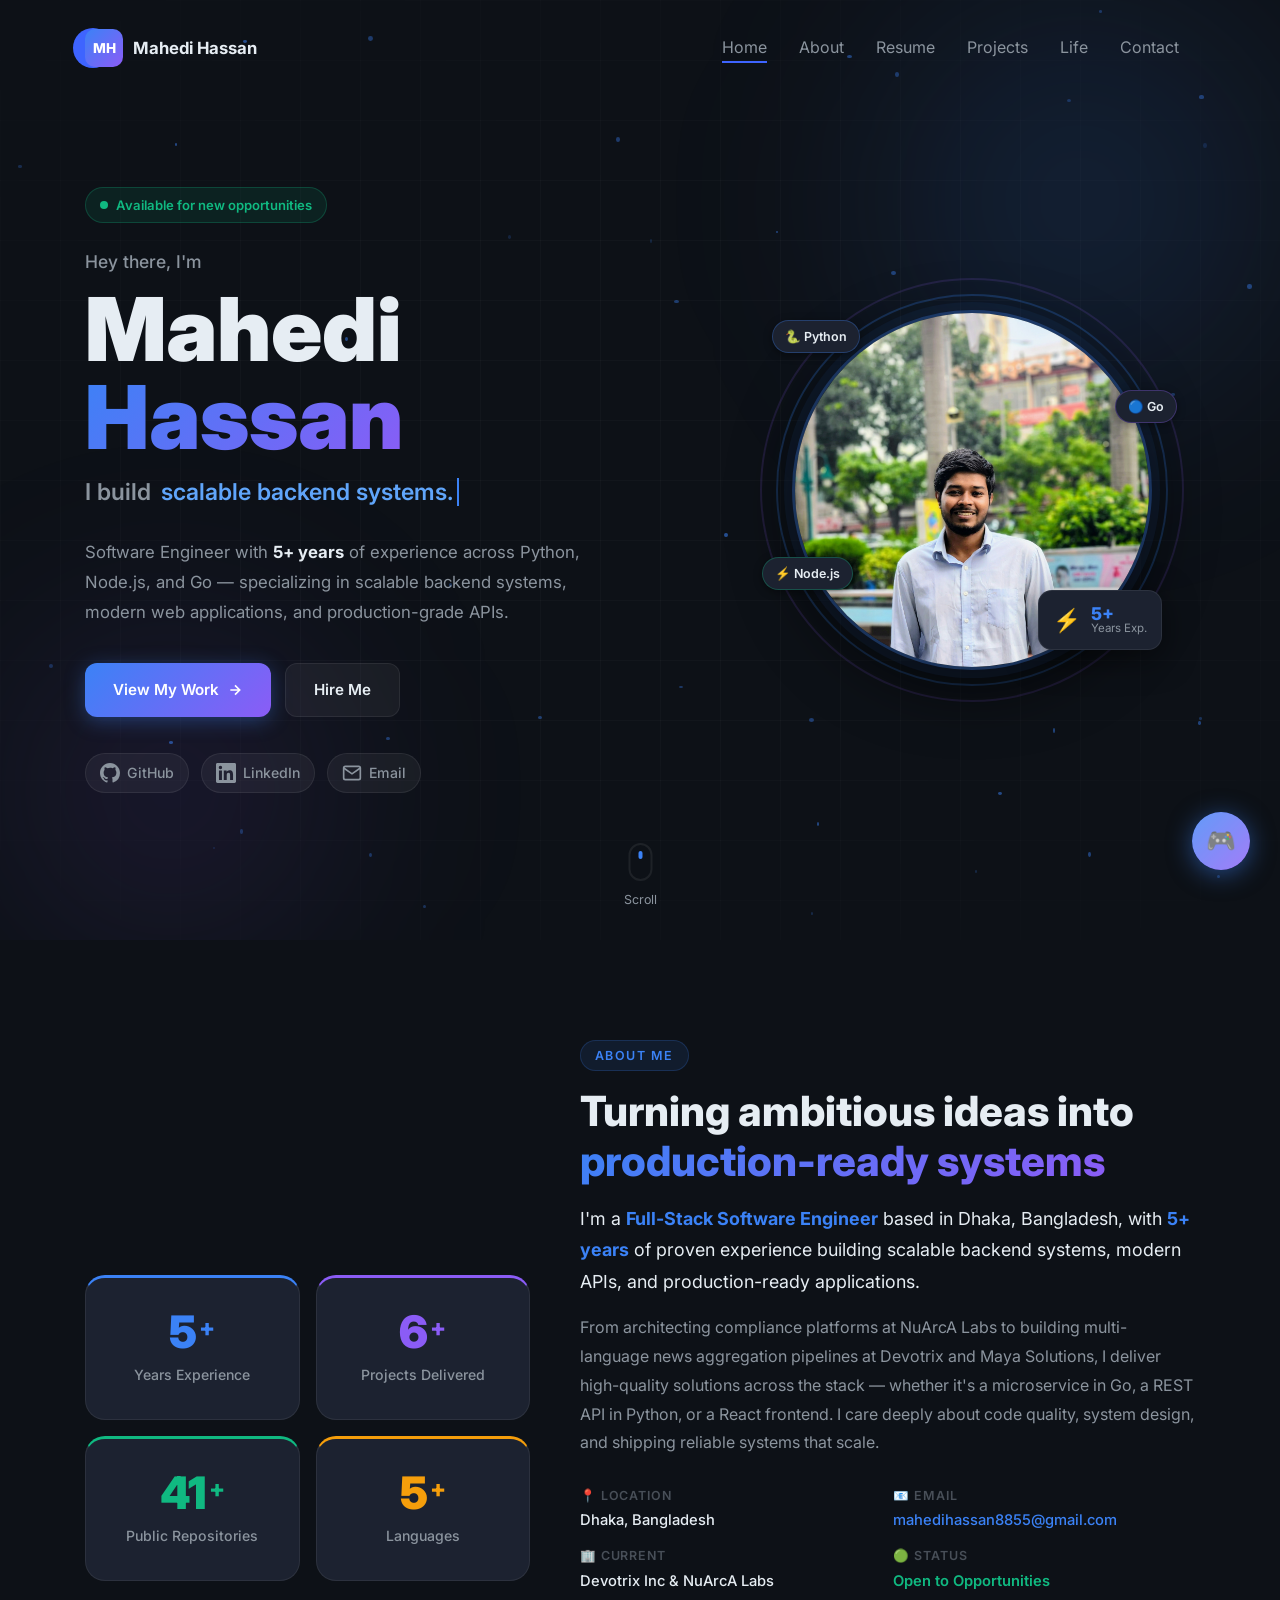
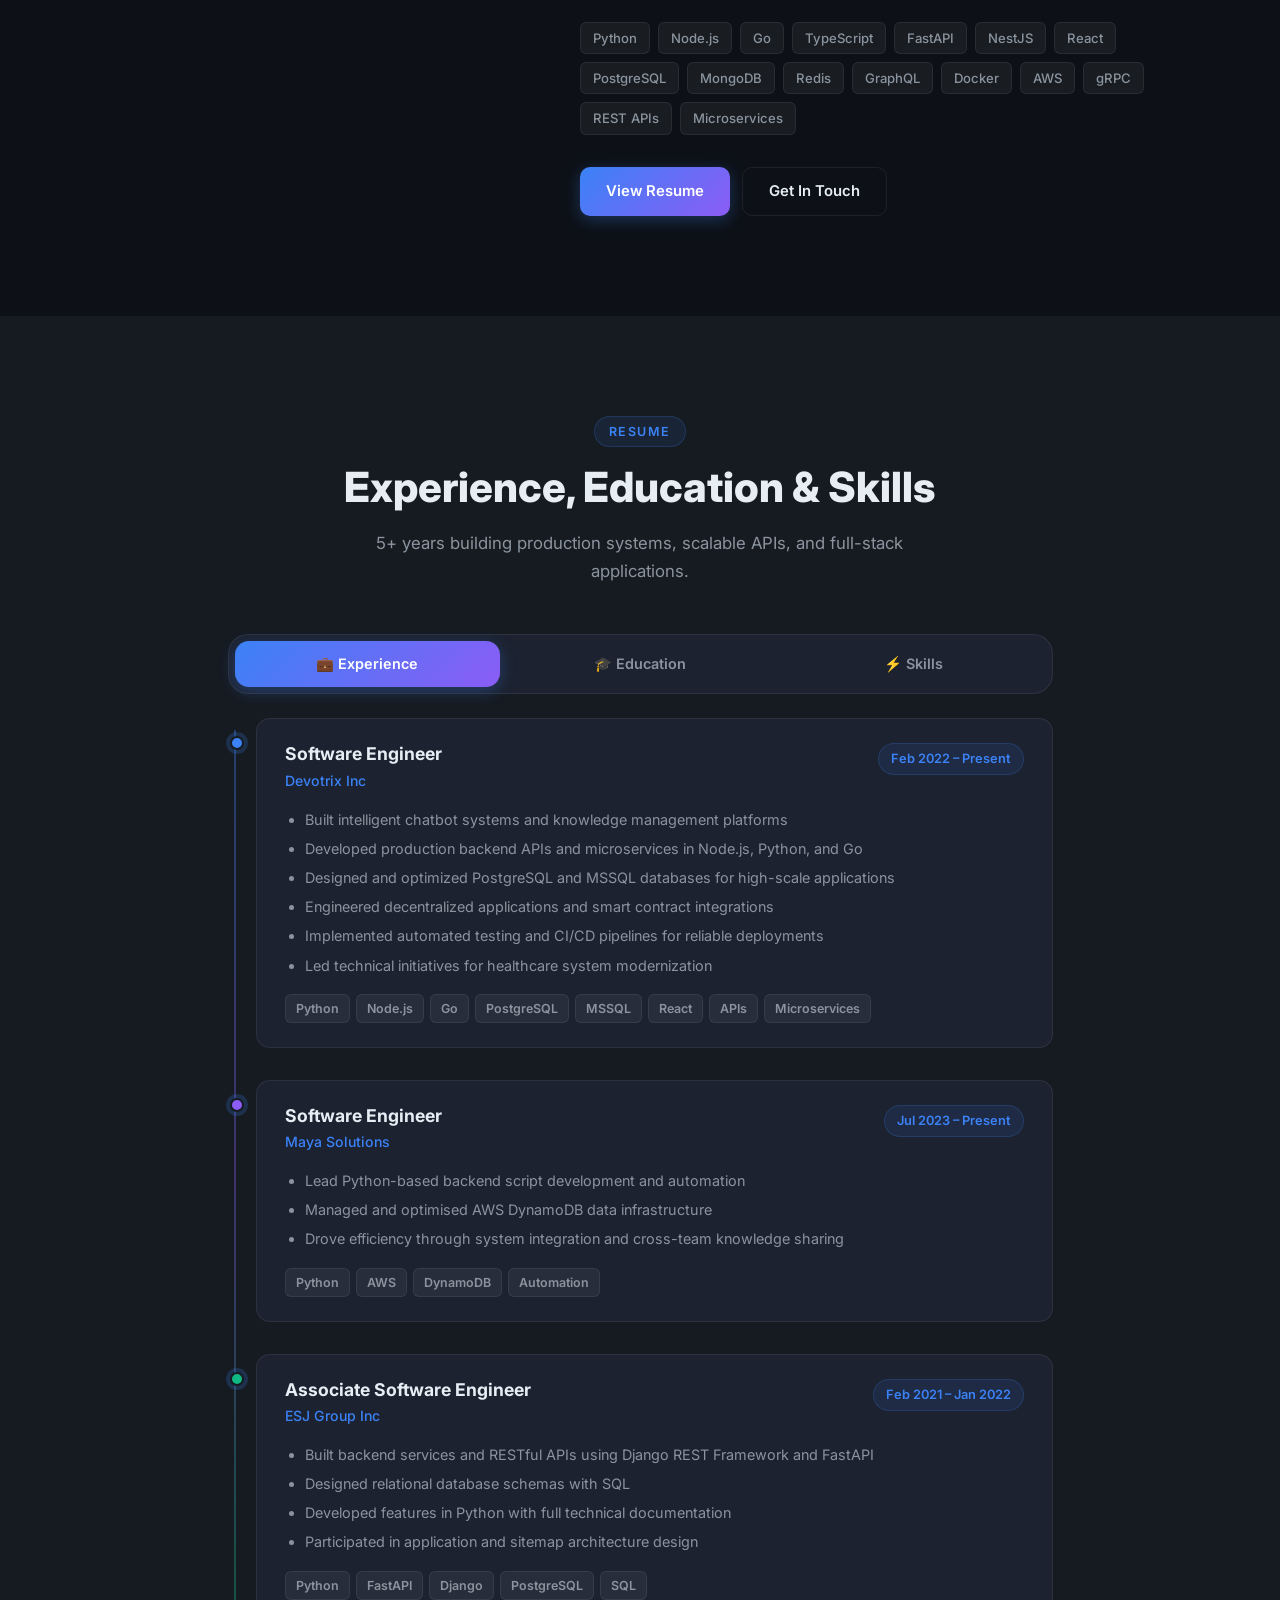
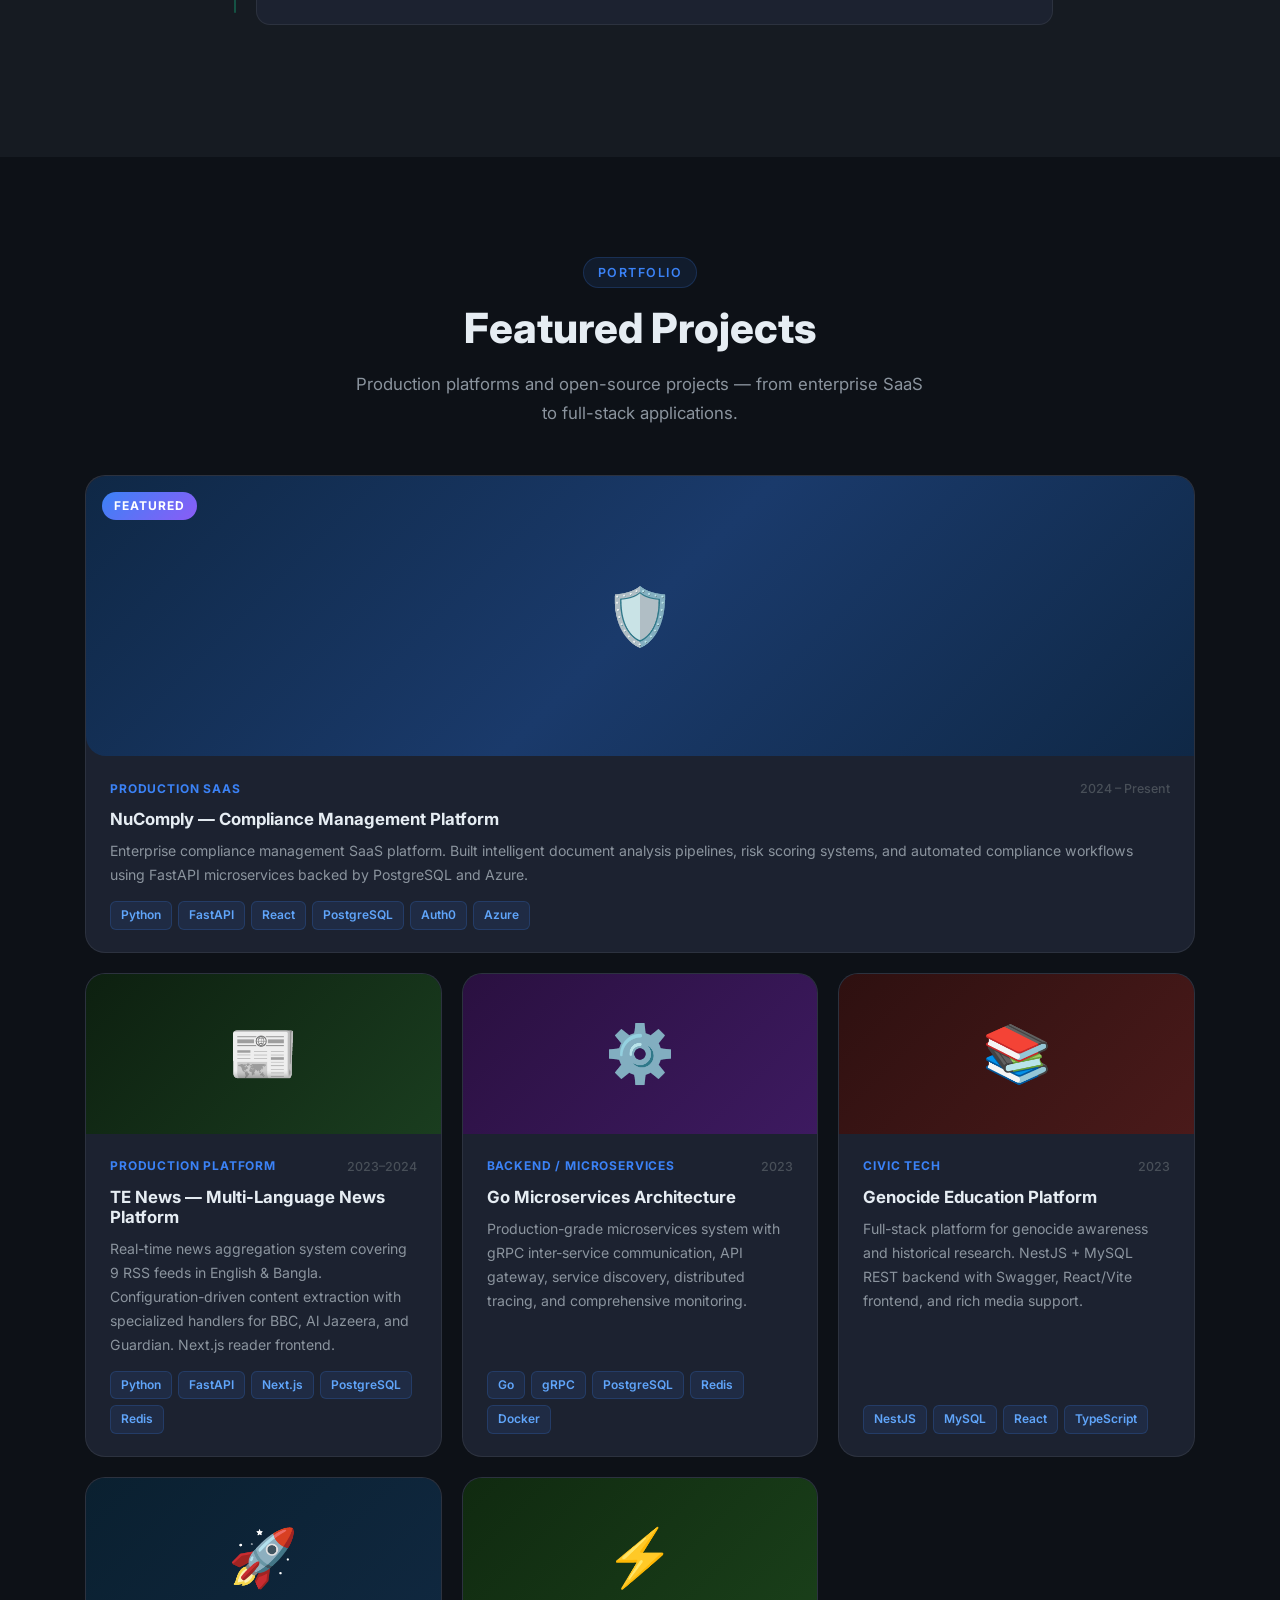
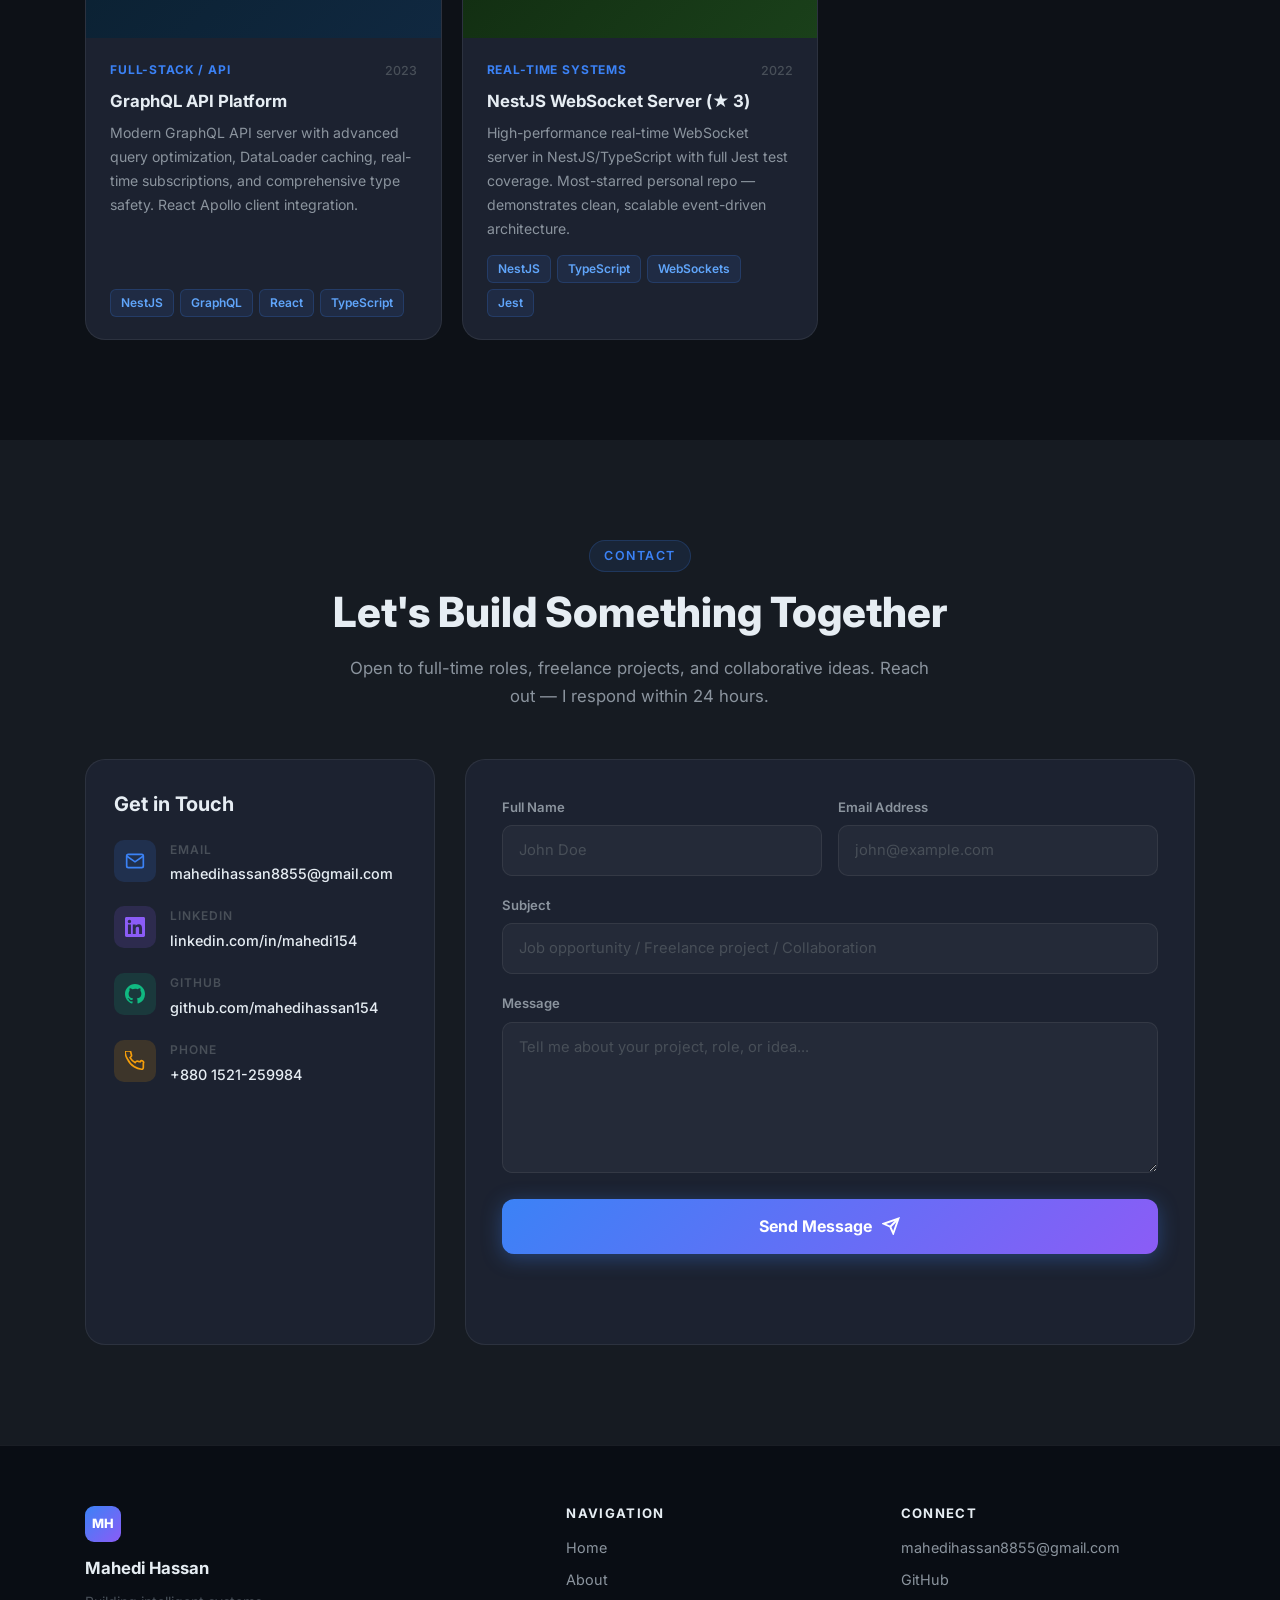
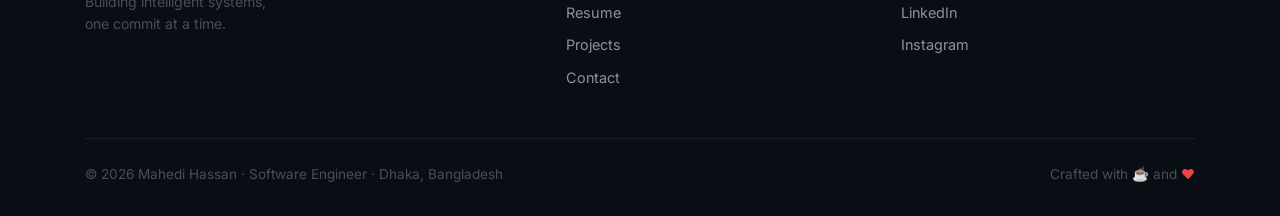
<file: index.html>
<!DOCTYPE html>
<html lang="en">
  <head>
    <title>Mahedi Hassan — Software Engineer</title>
    <meta charset="utf-8">
    <meta name="viewport" content="width=device-width, initial-scale=1, shrink-to-fit=no">
    <meta name="description" content="Mahedi Hassan — Full-Stack Software Engineer with 5+ years specializing in Python, Node.js, Go, and modern web technologies. Based in Dhaka, Bangladesh.">
    <meta property="og:title" content="Mahedi Hassan — Software Engineer">
    <meta property="og:description" content="Software Engineer with 5+ years experience building scalable backends, modern APIs, and full-stack applications.">
    <meta property="og:image" content="images/mahedi.jpg">
    <meta name="theme-color" content="#0d1117">

    <!-- Preconnect for speed -->
    <link rel="preconnect" href="https://fonts.googleapis.com">
    <link rel="preconnect" href="https://fonts.gstatic.com" crossorigin>
    <link href="https://fonts.googleapis.com/css2?family=Inter:wght@300;400;500;600;700;800;900&family=JetBrains+Mono:wght@400;600&display=swap" rel="stylesheet">

    <!-- Framework CSS (kept lean) -->
    <link rel="stylesheet" href="css/animate.css">
    <link rel="stylesheet" href="css/aos.css">
    <link rel="stylesheet" href="css/style.css">

    <!-- Main portfolio theme — loads last to win specificity -->
    <link rel="stylesheet" href="css/portfolio-main.css">
  </head>

  <body data-spy="scroll" data-target=".site-navbar-target" data-offset="300">

    <!-- Scroll progress indicator -->
    <div id="scroll-progress-bar" aria-hidden="true"></div>

    <!-- ════════════════════════════════════════════
         NAVIGATION
    ════════════════════════════════════════════ -->
    <nav class="navbar navbar-expand-lg navbar-dark ftco-navbar-light site-navbar-target" id="ftco-navbar">
      <div class="container">
        <a class="navbar-brand" href="#home-section">
          <span class="brand-logo">MH</span>
          <span class="brand-name">Mahedi Hassan</span>
        </a>
        <button class="navbar-toggler" type="button" data-toggle="collapse"
                data-target="#ftco-nav" aria-controls="ftco-nav"
                aria-expanded="false" aria-label="Toggle navigation">
          <span class="navbar-toggler-icon"></span>
        </button>
        <div class="collapse navbar-collapse" id="ftco-nav">
          <ul class="navbar-nav nav ml-auto">
            <li class="nav-item"><a href="#home-section"     class="nav-link"><span>Home</span></a></li>
            <li class="nav-item"><a href="#about-section"    class="nav-link"><span>About</span></a></li>
            <li class="nav-item"><a href="#resume-section"   class="nav-link"><span>Resume</span></a></li>
            <li class="nav-item"><a href="#projects-section" class="nav-link"><span>Projects</span></a></li>
            <li class="nav-item"><a href="bio.html"          class="nav-link"><span>Life</span></a></li>
            <li class="nav-item"><a href="#contact-section"  class="nav-link"><span>Contact</span></a></li>
          </ul>
        </div>
      </div>
    </nav>

    <!-- ════════════════════════════════════════════
         HERO
    ════════════════════════════════════════════ -->
    <section class="hero-wrap" id="home-section">
      <!-- Animated background elements -->
      <div class="hero-glow glow-1" aria-hidden="true"></div>
      <div class="hero-glow glow-2" aria-hidden="true"></div>
      <div class="hero-grid"       aria-hidden="true"></div>
      <div class="hero-particles"  id="hero-particles" aria-hidden="true"></div>

      <div class="container">
        <div class="row hero-row align-items-center">

          <!-- ── Left: Copy ── -->
          <div class="col-lg-7 col-md-12 hero-copy" data-aos="fade-right" data-aos-duration="900">

            <div class="hero-badge">
              <span class="pulse-dot" aria-hidden="true"></span>
              Available for new opportunities
            </div>

            <p class="hero-greeting">Hey there, I'm</p>
            <h1 class="hero-name">
              Mahedi<br>
              <span class="hero-name-highlight">Hassan</span>
            </h1>

            <div class="hero-role-line">
              <span class="hero-role-static">I build&nbsp;</span>
              <span class="txt-rotate hero-rotate"
                    data-period="2400"
                    data-rotate='["scalable backend systems.","modern web applications.","REST & GraphQL APIs.","full-stack platforms.","microservices architectures.","real-time data pipelines."]'></span>
            </div>

            <p class="hero-bio">
              Software Engineer with <strong>5+ years</strong> of experience across Python, Node.js, and Go —
              specializing in scalable backend systems, modern web applications, and production-grade APIs.
            </p>

            <div class="hero-actions">
              <a href="#projects-section" class="btn-hero btn-hero-solid">
                View My Work
                <svg width="16" height="16" viewBox="0 0 24 24" fill="none" stroke="currentColor" stroke-width="2.5" aria-hidden="true"><path d="M5 12h14M12 5l7 7-7 7"/></svg>
              </a>
              <a href="mailto:mahedihassan8855@gmail.com" class="btn-hero btn-hero-ghost">Hire Me</a>
            </div>

            <div class="hero-socials">
              <a href="https://github.com/mahedihassan154"     target="_blank" rel="noopener" class="hs-link" aria-label="GitHub">
                <svg width="20" height="20" viewBox="0 0 24 24" fill="currentColor"><path d="M12 0C5.37 0 0 5.37 0 12c0 5.3 3.44 9.8 8.21 11.39.6.11.82-.26.82-.58v-2.03c-3.34.72-4.04-1.61-4.04-1.61-.55-1.38-1.34-1.75-1.34-1.75-1.09-.74.08-.73.08-.73 1.2.09 1.84 1.24 1.84 1.24 1.07 1.83 2.81 1.3 3.49.99.11-.78.42-1.3.76-1.6-2.67-.3-5.47-1.33-5.47-5.93 0-1.31.47-2.38 1.24-3.22-.13-.3-.54-1.52.12-3.18 0 0 1.01-.32 3.3 1.23a11.5 11.5 0 013-.4c1.02 0 2.04.13 3 .4 2.28-1.55 3.29-1.23 3.29-1.23.66 1.66.25 2.88.12 3.18.77.84 1.23 1.91 1.23 3.22 0 4.61-2.81 5.63-5.48 5.92.43.37.81 1.1.81 2.22v3.29c0 .32.22.7.83.58A12.01 12.01 0 0024 12C24 5.37 18.63 0 12 0z"/></svg>
                GitHub
              </a>
              <a href="https://www.linkedin.com/in/mahedi154/"  target="_blank" rel="noopener" class="hs-link" aria-label="LinkedIn">
                <svg width="20" height="20" viewBox="0 0 24 24" fill="currentColor"><path d="M20.45 20.45h-3.56v-5.57c0-1.33-.03-3.04-1.85-3.04-1.85 0-2.14 1.45-2.14 2.94v5.67H9.35V9h3.41v1.56h.05c.48-.9 1.64-1.85 3.37-1.85 3.6 0 4.27 2.37 4.27 5.45v6.29zM5.34 7.43a2.07 2.07 0 110-4.14 2.07 2.07 0 010 4.14zM7.12 20.45H3.56V9h3.56v11.45zM22.23 0H1.77C.79 0 0 .77 0 1.72v20.56C0 23.23.79 24 1.77 24h20.46c.98 0 1.77-.77 1.77-1.72V1.72C24 .77 23.21 0 22.23 0z"/></svg>
                LinkedIn
              </a>
              <a href="mailto:mahedihassan8855@gmail.com" class="hs-link" aria-label="Email">
                <svg width="20" height="20" viewBox="0 0 24 24" fill="none" stroke="currentColor" stroke-width="2"><path d="M4 4h16c1.1 0 2 .9 2 2v12c0 1.1-.9 2-2 2H4c-1.1 0-2-.9-2-2V6c0-1.1.9-2 2-2z"/><polyline points="22,6 12,13 2,6"/></svg>
                Email
              </a>
            </div>
          </div>

          <!-- ── Right: Photo ── -->
          <div class="col-lg-5 col-md-12 hero-photo-col" data-aos="fade-left" data-aos-duration="900" data-aos-delay="150">
            <div class="hero-photo-frame">
              <div class="hpf-ring hpf-ring-1" aria-hidden="true"></div>
              <div class="hpf-ring hpf-ring-2" aria-hidden="true"></div>
              <div class="hpf-glow"             aria-hidden="true"></div>
              <img src="images/mahedi.jpg"
                   alt="Mahedi Hassan — Software Engineer"
                   class="hero-photo"
                   loading="eager"
                   width="380" height="380"
                   onerror="this.src='https://avatars.githubusercontent.com/u/46110700?v=4'">
              <!-- Floating badge -->
              <div class="hpf-badge" aria-hidden="true">
                <span class="hpf-badge-icon">⚡</span>
                <div class="hpf-badge-text">
                  <strong>5+</strong>
                  <small>Years Exp.</small>
                </div>
              </div>
              <!-- Stack chips -->
              <div class="hpf-chip chip-python"  aria-hidden="true">🐍 Python</div>
              <div class="hpf-chip chip-go"      aria-hidden="true">🔵 Go</div>
              <div class="hpf-chip chip-web3"    aria-hidden="true">⚡ Node.js</div>
            </div>
          </div>

        </div>
      </div>

      <!-- Scroll cue -->
      <a href="#about-section" class="hero-scroll" aria-label="Scroll down">
        <div class="scroll-mouse"><div class="scroll-wheel"></div></div>
        <span>Scroll</span>
      </a>
    </section>

    <!-- ════════════════════════════════════════════
         ABOUT
    ════════════════════════════════════════════ -->
    <section class="ftco-section about-section" id="about-section">
      <div class="container">
        <div class="row align-items-center gy-5">

          <!-- Stats grid -->
          <div class="col-lg-5 col-md-12" data-aos="fade-right" data-aos-duration="800">
            <div class="stats-grid">
              <div class="stat-card sc-blue"   data-aos="zoom-in" data-aos-delay="0">
                <div class="sc-num"><span class="count-up" data-target="5">0</span><sup>+</sup></div>
                <p>Years Experience</p>
              </div>
              <div class="stat-card sc-purple" data-aos="zoom-in" data-aos-delay="100">
                <div class="sc-num"><span class="count-up" data-target="6">0</span><sup>+</sup></div>
                <p>Projects Delivered</p>
              </div>
              <div class="stat-card sc-green"  data-aos="zoom-in" data-aos-delay="200">
                <div class="sc-num"><span class="count-up" data-target="50">0</span><sup>+</sup></div>
                <p>Public Repositories</p>
              </div>
              <div class="stat-card sc-amber"  data-aos="zoom-in" data-aos-delay="300">
                <div class="sc-num"><span class="count-up" data-target="5">0</span><sup>+</sup></div>
                <p>Languages</p>
              </div>
            </div>
          </div>

          <!-- Bio -->
          <div class="col-lg-7 col-md-12" data-aos="fade-left" data-aos-duration="800">
            <div class="about-copy">
              <div class="section-eyebrow">About Me</div>
              <h2 class="section-heading">
                Turning ambitious ideas into<br>
                <span class="gradient-text">production-ready systems</span>
              </h2>

              <p class="about-lead">
                I'm a <strong>Full-Stack Software Engineer</strong> based in Dhaka, Bangladesh, with <strong>5+ years</strong> of proven experience
                building scalable backend systems, modern APIs, and production-ready applications.
              </p>
              <p class="about-body">
                From architecting compliance platforms at NuArcA Labs to building multi-language news aggregation
                pipelines at Devotrix and Maya Solutions, I deliver high-quality solutions across the stack —
                whether it's a microservice in Go, a REST API in Python, or a React frontend.
                I care deeply about code quality, system design, and shipping reliable systems that scale.
              </p>

              <div class="about-meta-grid">
                <div class="am-row">
                  <span class="am-label">📍 Location</span>
                  <span class="am-value">Dhaka, Bangladesh</span>
                </div>
                <div class="am-row">
                  <span class="am-label">📧 Email</span>
                  <span class="am-value"><a href="mailto:mahedihassan8855@gmail.com">mahedihassan8855@gmail.com</a></span>
                </div>
                <div class="am-row">
                  <span class="am-label">🏢 Current</span>
                  <span class="am-value">Devotrix Inc &amp; NuArcA Labs</span>
                </div>
                <div class="am-row">
                  <span class="am-label">🟢 Status</span>
                  <span class="am-value am-available">Open to Opportunities</span>
                </div>
              </div>

              <div class="tech-cloud">
                <span>Python</span><span>Node.js</span><span>Go</span><span>TypeScript</span>
                <span>FastAPI</span><span>NestJS</span><span>React</span><span>PostgreSQL</span>
                <span>MongoDB</span><span>Redis</span><span>GraphQL</span><span>Docker</span>
                <span>AWS</span><span>gRPC</span><span>REST APIs</span><span>Microservices</span>
              </div>

              <div class="about-actions">
                <a href="#resume-section"  class="btn-cta btn-cta-solid">View Resume</a>
                <a href="#contact-section" class="btn-cta btn-cta-outline">Get In Touch</a>
              </div>
            </div>
          </div>

        </div>
      </div>
    </section>

    <!-- ════════════════════════════════════════════
         RESUME
    ════════════════════════════════════════════ -->
    <section class="ftco-section resume-section bg-section-alt" id="resume-section">
      <div class="container">

        <div class="row justify-content-center mb-5">
          <div class="col-lg-7 text-center" data-aos="fade-up">
            <div class="section-eyebrow">Resume</div>
            <h2 class="section-heading">Experience, Education &amp; Skills</h2>
            <p class="section-sub">5+ years building production systems, scalable APIs, and full-stack applications.</p>
          </div>
        </div>

        <!-- Tab nav -->
        <div class="row justify-content-center mb-4">
          <div class="col-lg-9">
            <div class="resume-tabs-wrap">
              <button class="rtab active" data-pane="tab-exp">💼 Experience</button>
              <button class="rtab"        data-pane="tab-edu">🎓 Education</button>
              <button class="rtab"        data-pane="tab-skills">⚡ Skills</button>
            </div>
          </div>
        </div>

        <!-- ── EXPERIENCE ── -->
        <div class="rtab-pane active" id="tab-exp">
          <div class="row justify-content-center">
            <div class="col-lg-9">
              <div class="timeline">

                <div class="tl-item" data-aos="fade-up" data-aos-delay="0">
                  <div class="tl-dot tl-dot-blue"></div>
                  <div class="tl-card">
                    <div class="tl-top">
                      <div class="tl-title-wrap">
                        <h3>Software Engineer</h3>
                        <p class="tl-company">Devotrix Inc</p>
                      </div>
                      <span class="tl-period">Feb 2022 – Present</span>
                    </div>
                    <ul class="tl-bullets">
                      <li>Built intelligent chatbot systems and knowledge management platforms</li>
                      <li>Developed production backend APIs and microservices in Node.js, Python, and Go</li>
                      <li>Designed and optimized PostgreSQL and MSSQL databases for high-scale applications</li>
                      <li>Engineered decentralized applications and smart contract integrations</li>
                      <li>Implemented automated testing and CI/CD pipelines for reliable deployments</li>
                      <li>Led technical initiatives for healthcare system modernization</li>
                    </ul>
                    <div class="tl-tags">
                      <span>Python</span><span>Node.js</span><span>Go</span><span>PostgreSQL</span>
                      <span>MSSQL</span><span>React</span><span>APIs</span><span>Microservices</span>
                    </div>
                  </div>
                </div>

                <div class="tl-item" data-aos="fade-up" data-aos-delay="100">
                  <div class="tl-dot tl-dot-purple"></div>
                  <div class="tl-card">
                    <div class="tl-top">
                      <div class="tl-title-wrap">
                        <h3>Software Engineer</h3>
                        <p class="tl-company">Maya Solutions</p>
                      </div>
                      <span class="tl-period">Jul 2023 – Present</span>
                    </div>
                    <ul class="tl-bullets">
                      <li>Lead Python-based backend script development and automation</li>
                      <li>Managed and optimised AWS DynamoDB data infrastructure</li>
                      <li>Drove efficiency through system integration and cross-team knowledge sharing</li>
                    </ul>
                    <div class="tl-tags">
                      <span>Python</span><span>AWS</span><span>DynamoDB</span><span>Automation</span>
                    </div>
                  </div>
                </div>

                <div class="tl-item" data-aos="fade-up" data-aos-delay="200">
                  <div class="tl-dot tl-dot-green"></div>
                  <div class="tl-card">
                    <div class="tl-top">
                      <div class="tl-title-wrap">
                        <h3>Associate Software Engineer</h3>
                        <p class="tl-company">ESJ Group Inc</p>
                      </div>
                      <span class="tl-period">Feb 2021 – Jan 2022</span>
                    </div>
                    <ul class="tl-bullets">
                      <li>Built backend services and RESTful APIs using Django REST Framework and FastAPI</li>
                      <li>Designed relational database schemas with SQL</li>
                      <li>Developed features in Python with full technical documentation</li>
                      <li>Participated in application and sitemap architecture design</li>
                    </ul>
                    <div class="tl-tags">
                      <span>Python</span><span>FastAPI</span><span>Django</span><span>PostgreSQL</span><span>SQL</span>
                    </div>
                  </div>
                </div>

              </div>
            </div>
          </div>
        </div>

        <!-- ── EDUCATION ── -->
        <div class="rtab-pane" id="tab-edu">
          <div class="row justify-content-center">
            <div class="col-lg-9">
              <div class="timeline">

                <div class="tl-item" data-aos="fade-up" data-aos-delay="0">
                  <div class="tl-dot tl-dot-blue"></div>
                  <div class="tl-card">
                    <div class="tl-top">
                      <div class="tl-title-wrap">
                        <h3>B.Sc. in Computer Science &amp; Engineering</h3>
                        <p class="tl-company">University of Development Alternative (UODA) — Dhanmondi 27, Dhaka</p>
                      </div>
                      <span class="tl-period">Graduated 2021</span>
                    </div>
                    <p class="tl-desc">CGPA: 3.14 / 4.00</p>
                    <div class="tl-tags">
                      <span>Algorithms</span><span>Data Structures</span><span>AI</span>
                      <span>Database Systems</span><span>Software Engineering</span><span>Networks</span>
                    </div>
                  </div>
                </div>

                <div class="tl-item" data-aos="fade-up" data-aos-delay="100">
                  <div class="tl-dot tl-dot-purple"></div>
                  <div class="tl-card">
                    <div class="tl-top">
                      <div class="tl-title-wrap">
                        <h3>Higher Secondary Certificate (H.S.C)</h3>
                        <p class="tl-company">Govt. Science College, Tejgaon, Dhaka-1215</p>
                      </div>
                      <span class="tl-period">Passed 2016</span>
                    </div>
                    <p class="tl-desc">GPA: 5.00 / 5.00 — Science stream</p>
                    <div class="tl-tags">
                      <span>Mathematics</span><span>Physics</span><span>Chemistry</span><span>Science</span>
                    </div>
                  </div>
                </div>

                <div class="tl-item" data-aos="fade-up" data-aos-delay="200">
                  <div class="tl-dot tl-dot-amber"></div>
                  <div class="tl-card">
                    <div class="tl-top">
                      <div class="tl-title-wrap">
                        <h3>Self-Directed Learning &amp; Continuous Growth</h3>
                        <p class="tl-company">Online Platforms &amp; Open Source</p>
                      </div>
                      <span class="tl-period">2020 – Present</span>
                    </div>
                    <p class="tl-desc">Continuous learning in advanced backend architectures, Go microservices, cloud platforms (AWS, Azure), distributed systems, and modern API design patterns.</p>
                    <div class="tl-tags">
                      <span>Go</span><span>AWS</span><span>Azure</span><span>Microservices</span><span>System Design</span>
                    </div>
                  </div>
                </div>

              </div>
            </div>
          </div>
        </div>

        <!-- ── SKILLS ── -->
        <div class="rtab-pane" id="tab-skills">
          <div class="row justify-content-center">
            <div class="col-lg-9">
              <div class="skills-quad">

                <div class="sq-group" data-aos="fade-up" data-aos-delay="0">
                  <div class="sq-header sq-blue">
                    <span class="sq-icon">⚙️</span>
                    <h4>Languages</h4>
                  </div>
                  <div class="sq-bars">
                    <div class="sqb-row"><div class="sqb-meta"><span>Python</span><span>93%</span></div><div class="sqb-track"><div class="sqb-fill sqbf-blue" data-w="93"></div></div></div>
                    <div class="sqb-row"><div class="sqb-meta"><span>TypeScript / JavaScript</span><span>87%</span></div><div class="sqb-track"><div class="sqb-fill sqbf-blue" data-w="87"></div></div></div>
                    <div class="sqb-row"><div class="sqb-meta"><span>Go</span><span>82%</span></div><div class="sqb-track"><div class="sqb-fill sqbf-blue" data-w="82"></div></div></div>
                    <div class="sqb-row"><div class="sqb-meta"><span>SQL</span><span>88%</span></div><div class="sqb-track"><div class="sqb-fill sqbf-blue" data-w="88"></div></div></div>
                  </div>
                </div>

                <div class="sq-group" data-aos="fade-up" data-aos-delay="80">
                  <div class="sq-header sq-purple">
                    <span class="sq-icon">🚀</span>
                    <h4>Frameworks &amp; APIs</h4>
                  </div>
                  <div class="sq-bars">
                    <div class="sqb-row"><div class="sqb-meta"><span>FastAPI / Django REST</span><span>92%</span></div><div class="sqb-track"><div class="sqb-fill sqbf-purple" data-w="92"></div></div></div>
                    <div class="sqb-row"><div class="sqb-meta"><span>NestJS / Node.js</span><span>86%</span></div><div class="sqb-track"><div class="sqb-fill sqbf-purple" data-w="86"></div></div></div>
                    <div class="sqb-row"><div class="sqb-meta"><span>React / Redux / Next.js</span><span>82%</span></div><div class="sqb-track"><div class="sqb-fill sqbf-purple" data-w="82"></div></div></div>
                    <div class="sqb-row"><div class="sqb-meta"><span>GraphQL / gRPC</span><span>78%</span></div><div class="sqb-track"><div class="sqb-fill sqbf-purple" data-w="78"></div></div></div>
                  </div>
                </div>

                <div class="sq-group" data-aos="fade-up" data-aos-delay="160">
                  <div class="sq-header sq-green">
                    <span class="sq-icon">🗄️</span>
                    <h4>Databases &amp; Cloud</h4>
                  </div>
                  <div class="sq-bars">
                    <div class="sqb-row"><div class="sqb-meta"><span>PostgreSQL / MSSQL</span><span>90%</span></div><div class="sqb-track"><div class="sqb-fill sqbf-green" data-w="90"></div></div></div>
                    <div class="sqb-row"><div class="sqb-meta"><span>MySQL / MongoDB / Redis</span><span>84%</span></div><div class="sqb-track"><div class="sqb-fill sqbf-green" data-w="84"></div></div></div>
                    <div class="sqb-row"><div class="sqb-meta"><span>Pinecone (Vector DB)</span><span>80%</span></div><div class="sqb-track"><div class="sqb-fill sqbf-green" data-w="80"></div></div></div>
                    <div class="sqb-row"><div class="sqb-meta"><span>AWS DynamoDB / Azure</span><span>76%</span></div><div class="sqb-track"><div class="sqb-fill sqbf-green" data-w="76"></div></div></div>
                  </div>
                </div>

                <div class="sq-group" data-aos="fade-up" data-aos-delay="240">
                  <div class="sq-header sq-amber">
                    <span class="sq-icon">🛠️</span>
                    <h4>Development Tools</h4>
                  </div>
                  <div class="sq-bars">
                    <div class="sqb-row"><div class="sqb-meta"><span>Git / GitHub / Version Control</span><span>92%</span></div><div class="sqb-track"><div class="sqb-fill sqbf-amber" data-w="92"></div></div></div>
                    <div class="sqb-row"><div class="sqb-meta"><span>Docker / Containerization</span><span>78%</span></div><div class="sqb-track"><div class="sqb-fill sqbf-amber" data-w="78"></div></div></div>
                    <div class="sqb-row"><div class="sqb-meta"><span>Testing (Jest / Pytest)</span><span>85%</span></div><div class="sqb-track"><div class="sqb-fill sqbf-amber" data-w="85"></div></div></div>
                    <div class="sqb-row"><div class="sqb-meta"><span>API Design (REST / GraphQL)</span><span>90%</span></div><div class="sqb-track"><div class="sqb-fill sqbf-amber" data-w="90"></div></div></div>
                  </div>
                </div>

              </div>

              <!-- Tooling row -->
              <div class="tooling-section" data-aos="fade-up" data-aos-delay="300">
                <h4 class="tooling-title">Tools &amp; Workflow</h4>
                <div class="tooling-chips">
                  <span>Git</span><span>GitHub</span><span>Bitbucket</span>
                  <span>Jira</span><span>Confluence</span><span>Slack</span><span>ClickUp</span>
                  <span>Postman</span><span>Jenkins</span><span>Docker</span>
                  <span>VS Code</span><span>Linux</span>
                </div>
              </div>

            </div>
          </div>
        </div>

      </div>
    </section>

    <!-- ════════════════════════════════════════════
         PROJECTS
    ════════════════════════════════════════════ -->
    <section class="ftco-section" id="projects-section">
      <div class="container">

        <div class="row justify-content-center mb-5">
          <div class="col-lg-7 text-center" data-aos="fade-up">
            <div class="section-eyebrow">Portfolio</div>
            <h2 class="section-heading">Featured Projects</h2>
            <p class="section-sub">Production platforms and open-source projects — from enterprise SaaS to full-stack applications.</p>
          </div>
        </div>

        <div class="projects-masonry">

          <!-- 1. NuComply — FEATURED (large) -->
          <div class="pj-card pj-featured" data-aos="fade-up" data-aos-delay="0">
            <div class="pj-visual" style="background:linear-gradient(135deg,#0f2846 0%,#1a3a6b 50%,#0f2846 100%)">
              <div class="pj-icon-wrap">🛡️</div>
              <div class="pj-featured-label">Featured</div>
              <div class="pj-hover-overlay">
                <a href="https://nucomply.com" target="_blank" rel="noopener" class="pj-ov-btn">🌐 Live Site</a>
                <a href="https://github.com/mahedihassan154" target="_blank" rel="noopener" class="pj-ov-btn">👾 GitHub</a>
              </div>
            </div>
            <div class="pj-body">
              <div class="pj-top">
                <span class="pj-cat">Production SaaS</span>
                <span class="pj-year">2024 – Present</span>
              </div>
              <h3 class="pj-title">NuComply — Compliance Management Platform</h3>
              <p class="pj-desc">Enterprise compliance management SaaS platform. Built intelligent document analysis pipelines, risk scoring systems, and automated compliance workflows using FastAPI microservices backed by PostgreSQL and Azure.</p>
              <div class="pj-tags">
                <span>Python</span><span>FastAPI</span><span>React</span><span>PostgreSQL</span><span>Auth0</span><span>Azure</span>
              </div>
            </div>
          </div>

          <!-- 2. TE News -->
          <div class="pj-card" data-aos="fade-up" data-aos-delay="80">
            <div class="pj-visual" style="background:linear-gradient(135deg,#0d2010 0%,#1a3d1f 100%)">
              <div class="pj-icon-wrap">📰</div>
              <div class="pj-hover-overlay">
                <a href="https://github.com/mahedihassan154" target="_blank" rel="noopener" class="pj-ov-btn">👾 GitHub</a>
              </div>
            </div>
            <div class="pj-body">
              <div class="pj-top"><span class="pj-cat">Production Platform</span><span class="pj-year">2023–2024</span></div>
              <h3 class="pj-title">TE News — Multi-Language News Platform</h3>
              <p class="pj-desc">Real-time news aggregation system covering 9 RSS feeds in English &amp; Bangla. Configuration-driven content extraction with specialized handlers for BBC, Al Jazeera, and Guardian. Next.js reader frontend.</p>
              <div class="pj-tags"><span>Python</span><span>FastAPI</span><span>Next.js</span><span>PostgreSQL</span><span>Redis</span></div>
            </div>
          </div>

          <!-- 3. Go Microservices -->
          <div class="pj-card" data-aos="fade-up" data-aos-delay="160">
            <div class="pj-visual" style="background:linear-gradient(135deg,#2a1040 0%,#3d1a60 100%)">
              <div class="pj-icon-wrap">⚙️</div>
              <div class="pj-hover-overlay">
                <a href="https://github.com/mahedihassan154" target="_blank" rel="noopener" class="pj-ov-btn">👾 GitHub</a>
              </div>
            </div>
            <div class="pj-body">
              <div class="pj-top"><span class="pj-cat">Backend / Microservices</span><span class="pj-year">2023</span></div>
              <h3 class="pj-title">Go Microservices Architecture</h3>
              <p class="pj-desc">Production-grade microservices system with gRPC inter-service communication, API gateway, service discovery, distributed tracing, and comprehensive monitoring.</p>
              <div class="pj-tags"><span>Go</span><span>gRPC</span><span>PostgreSQL</span><span>Redis</span><span>Docker</span></div>
            </div>
          </div>

          <!-- 4. Genocide Education -->
          <div class="pj-card" data-aos="fade-up" data-aos-delay="0">
            <div class="pj-visual" style="background:linear-gradient(135deg,#2e1010 0%,#4a1a1a 100%)">
              <div class="pj-icon-wrap">📚</div>
              <div class="pj-hover-overlay">
                <a href="https://github.com/mahedihassan154" target="_blank" rel="noopener" class="pj-ov-btn">👾 GitHub</a>
              </div>
            </div>
            <div class="pj-body">
              <div class="pj-top"><span class="pj-cat">Civic Tech</span><span class="pj-year">2023</span></div>
              <h3 class="pj-title">Genocide Education Platform</h3>
              <p class="pj-desc">Full-stack platform for genocide awareness and historical research. NestJS + MySQL REST backend with Swagger, React/Vite frontend, and rich media support.</p>
              <div class="pj-tags"><span>NestJS</span><span>MySQL</span><span>React</span><span>TypeScript</span></div>
            </div>
          </div>

          <!-- 5. GraphQL API Platform -->
          <div class="pj-card" data-aos="fade-up" data-aos-delay="80">
            <div class="pj-visual" style="background:linear-gradient(135deg,#0a2030 0%,#102840 100%)">
              <div class="pj-icon-wrap">🚀</div>
              <div class="pj-hover-overlay">
                <a href="https://github.com/mahedihassan154" target="_blank" rel="noopener" class="pj-ov-btn">👾 GitHub</a>
              </div>
            </div>
            <div class="pj-body">
              <div class="pj-top"><span class="pj-cat">Full-Stack / API</span><span class="pj-year">2023</span></div>
              <h3 class="pj-title">GraphQL API Platform</h3>
              <p class="pj-desc">Modern GraphQL API server with advanced query optimization, DataLoader caching, real-time subscriptions, and comprehensive type safety. React Apollo client integration.</p>
              <div class="pj-tags"><span>NestJS</span><span>GraphQL</span><span>React</span><span>TypeScript</span></div>
            </div>
          </div>

          <!-- 6. NestJS WebSocket -->
          <div class="pj-card" data-aos="fade-up" data-aos-delay="160">
            <div class="pj-visual" style="background:linear-gradient(135deg,#102a10 0%,#1a401a 100%)">
              <div class="pj-icon-wrap">⚡</div>
              <div class="pj-hover-overlay">
                <a href="https://github.com/mahedihassan154/nestJS-websocket" target="_blank" rel="noopener" class="pj-ov-btn">👾 GitHub</a>
              </div>
            </div>
            <div class="pj-body">
              <div class="pj-top"><span class="pj-cat">Real-Time Systems</span><span class="pj-year">2022</span></div>
              <h3 class="pj-title">NestJS WebSocket Server (★ 3)</h3>
              <p class="pj-desc">High-performance real-time WebSocket server in NestJS/TypeScript with full Jest test coverage. Most-starred personal repo — demonstrates clean, scalable event-driven architecture.</p>
              <div class="pj-tags"><span>NestJS</span><span>TypeScript</span><span>WebSockets</span><span>Jest</span></div>
            </div>
          </div>

        </div>
      </div>
    </section>

    <!-- ════════════════════════════════════════════
         CONTACT
    ════════════════════════════════════════════ -->
    <section class="ftco-section bg-section-alt" id="contact-section">
      <div class="container">

        <div class="row justify-content-center mb-5">
          <div class="col-lg-7 text-center" data-aos="fade-up">
            <div class="section-eyebrow">Contact</div>
            <h2 class="section-heading">Let's Build Something Together</h2>
            <p class="section-sub">Open to full-time roles, freelance projects, and collaborative ideas. Reach out — I respond within 24 hours.</p>
          </div>
        </div>

        <div class="row justify-content-center gy-4">

          <!-- Contact info panel -->
          <div class="col-lg-4 col-md-12" data-aos="fade-right" data-aos-duration="800">
            <div class="contact-panel">
              <h3>Get in Touch</h3>
              <div class="cp-items">
                <div class="cp-item">
                  <div class="cp-icon cp-ic-blue">
                    <svg width="20" height="20" viewBox="0 0 24 24" fill="none" stroke="currentColor" stroke-width="2"><path d="M4 4h16c1.1 0 2 .9 2 2v12c0 1.1-.9 2-2 2H4c-1.1 0-2-.9-2-2V6c0-1.1.9-2 2-2z"/><polyline points="22,6 12,13 2,6"/></svg>
                  </div>
                  <div>
                    <p class="cp-label">Email</p>
                    <a href="mailto:mahedihassan8855@gmail.com" class="cp-val">mahedihassan8855@gmail.com</a>
                  </div>
                </div>
                <div class="cp-item">
                  <div class="cp-icon cp-ic-purple">
                    <svg width="20" height="20" viewBox="0 0 24 24" fill="currentColor"><path d="M20.45 20.45h-3.56v-5.57c0-1.33-.03-3.04-1.85-3.04-1.85 0-2.14 1.45-2.14 2.94v5.67H9.35V9h3.41v1.56h.05c.48-.9 1.64-1.85 3.37-1.85 3.6 0 4.27 2.37 4.27 5.45v6.29zM5.34 7.43a2.07 2.07 0 110-4.14 2.07 2.07 0 010 4.14zM7.12 20.45H3.56V9h3.56v11.45zM22.23 0H1.77C.79 0 0 .77 0 1.72v20.56C0 23.23.79 24 1.77 24h20.46c.98 0 1.77-.77 1.77-1.72V1.72C24 .77 23.21 0 22.23 0z"/></svg>
                  </div>
                  <div>
                    <p class="cp-label">LinkedIn</p>
                    <a href="https://www.linkedin.com/in/mahedi154/" target="_blank" rel="noopener" class="cp-val">linkedin.com/in/mahedi154</a>
                  </div>
                </div>
                <div class="cp-item">
                  <div class="cp-icon cp-ic-green">
                    <svg width="20" height="20" viewBox="0 0 24 24" fill="currentColor"><path d="M12 0C5.37 0 0 5.37 0 12c0 5.3 3.44 9.8 8.21 11.39.6.11.82-.26.82-.58v-2.03c-3.34.72-4.04-1.61-4.04-1.61-.55-1.38-1.34-1.75-1.34-1.75-1.09-.74.08-.73.08-.73 1.2.09 1.84 1.24 1.84 1.24 1.07 1.83 2.81 1.3 3.49.99.11-.78.42-1.3.76-1.6-2.67-.3-5.47-1.33-5.47-5.93 0-1.31.47-2.38 1.24-3.22-.13-.3-.54-1.52.12-3.18 0 0 1.01-.32 3.3 1.23a11.5 11.5 0 013-.4c1.02 0 2.04.13 3 .4 2.28-1.55 3.29-1.23 3.29-1.23.66 1.66.25 2.88.12 3.18.77.84 1.23 1.91 1.23 3.22 0 4.61-2.81 5.63-5.48 5.92.43.37.81 1.1.81 2.22v3.29c0 .32.22.7.83.58A12.01 12.01 0 0024 12C24 5.37 18.63 0 12 0z"/></svg>
                  </div>
                  <div>
                    <p class="cp-label">GitHub</p>
                    <a href="https://github.com/mahedihassan154" target="_blank" rel="noopener" class="cp-val">github.com/mahedihassan154</a>
                  </div>
                </div>
                <div class="cp-item">
                  <div class="cp-icon cp-ic-amber">
                    <svg width="20" height="20" viewBox="0 0 24 24" fill="none" stroke="currentColor" stroke-width="2"><path d="M22 16.92v3a2 2 0 01-2.18 2 19.79 19.79 0 01-8.63-3.07A19.5 19.5 0 013.07 9.81 19.79 19.79 0 01.0 1.18 2 2 0 012 0h3a2 2 0 012 1.72c.127.96.361 1.903.7 2.81a2 2 0 01-.45 2.11L6.09 7.91a16 16 0 006 6l1.27-1.27a2 2 0 012.11-.45c.907.339 1.85.573 2.81.7A2 2 0 0122 14.92v2z"/></svg>
                  </div>
                  <div>
                    <p class="cp-label">Phone</p>
                    <a href="tel:+8801521259984" class="cp-val">+880 1521-259984</a>
                  </div>
                </div>
              </div>
            </div>
          </div>

          <!-- Contact form -->
          <div class="col-lg-8 col-md-12" data-aos="fade-left" data-aos-duration="800">
            <form class="contact-form" id="contactForm" action="https://formspree.io/f/mahedihassan8855@gmail.com" method="POST" novalidate>
              <div class="cf-row">
                <div class="cf-group">
                  <label for="cf-name">Full Name</label>
                  <input type="text"  id="cf-name"    name="name"    class="cf-input" placeholder="John Doe" required>
                </div>
                <div class="cf-group">
                  <label for="cf-email">Email Address</label>
                  <input type="email" id="cf-email"   name="email"   class="cf-input" placeholder="john@example.com" required>
                </div>
              </div>
              <div class="cf-group">
                <label for="cf-subject">Subject</label>
                <input type="text"     id="cf-subject" name="subject" class="cf-input" placeholder="Job opportunity / Freelance project / Collaboration" required>
              </div>
              <div class="cf-group">
                <label for="cf-message">Message</label>
                <textarea id="cf-message" name="message" class="cf-input cf-textarea" rows="5" placeholder="Tell me about your project, role, or idea..." required></textarea>
              </div>
              <button type="submit" class="cf-submit" id="cf-submit">
                <span class="cf-submit-text">Send Message</span>
                <svg width="18" height="18" viewBox="0 0 24 24" fill="none" stroke="currentColor" stroke-width="2.5" aria-hidden="true"><line x1="22" y1="2" x2="11" y2="13"/><polygon points="22 2 15 22 11 13 2 9 22 2"/></svg>
              </button>
              <p class="cf-note" id="cf-note"></p>
            </form>
          </div>

        </div>
      </div>
    </section>

    <!-- ════════════════════════════════════════════
         FOOTER
    ════════════════════════════════════════════ -->
    <footer class="site-footer">
      <div class="container">
        <div class="footer-grid">
          <div class="fg-brand">
            <span class="brand-logo-sm">MH</span>
            <span class="fg-name">Mahedi Hassan</span>
            <p class="fg-tag">Building intelligent systems,<br>one commit at a time.</p>
          </div>
          <div class="fg-links">
            <h5>Navigation</h5>
            <a href="#home-section">Home</a>
            <a href="#about-section">About</a>
            <a href="#resume-section">Resume</a>
            <a href="#projects-section">Projects</a>
            <a href="#contact-section">Contact</a>
          </div>
          <div class="fg-contact">
            <h5>Connect</h5>
            <a href="mailto:mahedihassan8855@gmail.com">mahedihassan8855@gmail.com</a>
            <a href="https://github.com/mahedihassan154" target="_blank" rel="noopener">GitHub</a>
            <a href="https://www.linkedin.com/in/mahedi154/" target="_blank" rel="noopener">LinkedIn</a>
            <a href="https://www.instagram.com/mahedi154/" target="_blank" rel="noopener">Instagram</a>
          </div>
        </div>
        <div class="footer-bottom">
          <p>© <span id="fyear"></span> Mahedi Hassan · Software Engineer · Dhaka, Bangladesh</p>
          <p class="footer-craft">Crafted with ☕ and <span class="footer-heart">♥</span></p>
        </div>
      </div>
    </footer>

    <!-- ════════════════════════════════════════════
         PAC-MAN FAB
    ════════════════════════════════════════════ -->
    <button class="pm-fab" id="pmFab" aria-label="Play Pac-Man mini game" title="🎮 Mini Game">
      <span class="pm-fab-icon">🎮</span>
      <span class="pm-fab-ripple" aria-hidden="true"></span>
    </button>

    <!-- ════════════════════════════════════════════
         PAC-MAN MODAL
    ════════════════════════════════════════════ -->
    <div class="pm-backdrop" id="pmBackdrop"></div>
    <div class="pm-modal"    id="pmModal" aria-hidden="true" role="dialog" aria-labelledby="pmTitle">
      <div class="pm-modal-inner">
        <div class="pm-header">
          <h3 id="pmTitle">🕹 Pac-Man</h3>
          <div class="pm-header-right">
            <span class="pm-hint">Arrow keys · WASD · Swipe</span>
            <button class="pm-close" id="pmClose" aria-label="Close">✕</button>
          </div>
        </div>
        <div class="pm-canvas-wrap">
          <canvas id="pacCanvas" width="560" height="560" aria-label="Pac-Man game"></canvas>
          <div class="pm-splash" id="pmSplash">
            <div class="pm-splash-pac" aria-hidden="true"></div>
            <h4>PAC-MAN</h4>
            <p>Eat all the dots, dodge the ghosts!</p>
            <button class="pm-start-btn" id="pmStart">▶ Play</button>
          </div>
        </div>
        <div class="pm-footer">
          <span>Score <strong id="pmScore">0</strong></span>
          <span>Best <strong id="pmBest">0</strong></span>
          <span>Lives <span id="pmLives">❤️❤️❤️</span></span>
        </div>
      </div>
    </div>

    <!-- ════════════════════════════════════════════
         SCRIPTS
    ════════════════════════════════════════════ -->
    <script src="js/jquery.min.js"></script>
    <script src="js/jquery-migrate-3.0.1.min.js"></script>
    <script src="js/popper.min.js"></script>
    <script src="js/bootstrap.min.js"></script>
    <script src="js/jquery.easing.1.3.js"></script>
    <script src="js/jquery.waypoints.min.js"></script>
    <script src="js/jquery.stellar.min.js"></script>
    <script src="js/owl.carousel.min.js"></script>
    <script src="js/jquery.magnific-popup.min.js"></script>
    <script src="js/aos.js"></script>
    <script src="js/main.js"></script>
    <script src="js/pacman.js"></script>

    <script>
    /* ─── AOS ──────────────────────────────────────────────── */
    AOS.init({ duration: 750, easing: 'ease-out-cubic', once: true, offset: 50 });

    /* ─── Footer year ───────────────────────────────────────── */
    document.getElementById('fyear').textContent = new Date().getFullYear();

    /* ─── Scroll progress bar ───────────────────────────────── */
    var _pb = document.getElementById('scroll-progress-bar');
    window.addEventListener('scroll', function () {
      var s = document.documentElement, t = s.scrollTop || document.body.scrollTop;
      var h = s.scrollHeight - s.clientHeight;
      _pb.style.width = (h > 0 ? (t / h) * 100 : 0) + '%';
    }, { passive: true });

    /* ─── Navbar glass on scroll ────────────────────────────── */
    var _nav = document.getElementById('ftco-navbar');
    window.addEventListener('scroll', function () {
      _nav.classList.toggle('scrolled', window.scrollY > 60);
    }, { passive: true });

    /* ─── TxtRotate (typing animation) ─────────────────────── */
    var TxtRotate = function (el, toRotate, period) {
      this.toRotate = toRotate; this.el = el; this.loopNum = 0;
      this.period = parseInt(period, 10) || 2000;
      this.txt = ''; this.isDeleting = false; this.tick();
    };
    TxtRotate.prototype.tick = function () {
      var full = this.toRotate[this.loopNum % this.toRotate.length];
      this.txt = this.isDeleting
        ? full.substring(0, this.txt.length - 1)
        : full.substring(0, this.txt.length + 1);
      this.el.innerHTML = '<span class="wrap">' + this.txt + '</span>';
      var delta = 110 - Math.random() * 50;
      if (this.isDeleting) delta /= 2;
      if (!this.isDeleting && this.txt === full)  { delta = this.period; this.isDeleting = true; }
      if  (this.isDeleting && this.txt === '')    { this.isDeleting = false; this.loopNum++; delta = 450; }
      var self = this; setTimeout(function () { self.tick(); }, delta);
    };
    window.addEventListener('load', function () {
      [].forEach.call(document.querySelectorAll('.txt-rotate'), function (el) {
        var r = el.getAttribute('data-rotate'), p = el.getAttribute('data-period');
        if (r) new TxtRotate(el, JSON.parse(r), p);
      });
    });

    /* ─── Resume tabs ───────────────────────────────────────── */
    function initResumeTabs() {
      var rtabs  = document.querySelectorAll('.rtab');
      var rpanes = document.querySelectorAll('.rtab-pane');
      
      if (rtabs.length === 0 || rpanes.length === 0) {
        console.error('Resume tabs not found');
        return;
      }
      
      rtabs.forEach(function (tab) {
        tab.addEventListener('click', function (e) {
          e.preventDefault();
          console.log('Tab clicked:', tab.getAttribute('data-pane'));
          rtabs.forEach(function (t) { t.classList.remove('active'); });
          rpanes.forEach(function (p) { p.classList.remove('active'); });
          tab.classList.add('active');
          var paneId = tab.getAttribute('data-pane');
          var pane = document.getElementById(paneId);
          if (pane) {
            pane.classList.add('active');
            console.log('Activated pane:', paneId);
            if (paneId === 'tab-skills') fireSkillBars();
          } else {
            console.error('Pane not found:', paneId);
          }
        });
      });
    }
    
    // Initialize tabs when DOM is ready
    if (document.readyState === 'loading') {
      document.addEventListener('DOMContentLoaded', initResumeTabs);
    } else {
      initResumeTabs();
    }

    /* ─── Skill bars ────────────────────────────────────────── */
    var _barsRun = false;
    function fireSkillBars() {
      if (_barsRun) return; _barsRun = true;
      document.querySelectorAll('.sqb-fill').forEach(function (b) {
        setTimeout(function () {
          b.style.width = b.getAttribute('data-w') + '%';
        }, 80);
      });
    }

    /* ─── Counter animation ─────────────────────────────────── */
    new IntersectionObserver(function (entries, obs) {
      if (entries[0].isIntersecting) {
        document.querySelectorAll('.count-up').forEach(function (el) {
          var target = +el.getAttribute('data-target'), n = 0;
          var step = Math.max(1, Math.ceil(target / 50));
          var t = setInterval(function () { n = Math.min(n + step, target); el.textContent = n; if (n >= target) clearInterval(t); }, 35);
        });
        obs.disconnect();
      }
    }, { threshold: 0.3 }).observe(document.querySelector('.stats-grid'));

    /* ─── Lightweight particle system ───────────────────────── */
    (function () {
      var c = document.getElementById('hero-particles');
      if (!c) return;
      for (var i = 0; i < 45; i++) {
        var d = document.createElement('span');
        d.className = 'p-dot';
        d.style.cssText = 'left:' + (Math.random()*100) + '%;top:' + (Math.random()*100)
          + '%;animation-delay:' + (Math.random()*7) + 's;animation-duration:'
          + (4 + Math.random()*8) + 's;width:' + (2 + Math.random()*3)
          + 'px;height:' + (2 + Math.random()*3) + 'px;opacity:' + (0.15 + Math.random()*0.4);
        c.appendChild(d);
      }
    }());

    /* ─── Contact form ──────────────────────────────────────── */
    document.getElementById('contactForm').addEventListener('submit', function (e) {
      e.preventDefault();
      var btn  = document.getElementById('cf-submit');
      var note = document.getElementById('cf-note');
      btn.disabled = true;
      btn.querySelector('.cf-submit-text').textContent = 'Sending…';
      fetch(this.action, { method: 'POST', body: new FormData(this), headers: { Accept: 'application/json' } })
        .then(function (r) {
          if (r.ok) {
            note.textContent = '✅ Message sent! I\'ll reply within 24 hours.';
            note.className = 'cf-note cf-success';
            document.getElementById('contactForm').reset();
          } else {
            note.textContent = '❌ Something went wrong. Email me directly at mahedihassan8855@gmail.com';
            note.className = 'cf-note cf-error';
          }
        })
        .catch(function () {
          note.textContent = '❌ Network error. Email me at mahedihassan8855@gmail.com';
          note.className = 'cf-note cf-error';
        })
        .finally(function () {
          btn.disabled = false;
          btn.querySelector('.cf-submit-text').textContent = 'Send Message';
        });
    });

    /* ─── Pac-Man modal wiring ──────────────────────────────── */
    (function () {
      var fab      = document.getElementById('pmFab');
      var modal    = document.getElementById('pmModal');
      var backdrop = document.getElementById('pmBackdrop');
      var close    = document.getElementById('pmClose');
      var startBtn = document.getElementById('pmStart');
      var splash   = document.getElementById('pmSplash');

      function open()  {
        modal.classList.add('pm-open'); backdrop.classList.add('pm-open');
        modal.removeAttribute('aria-hidden'); document.body.style.overflow = 'hidden';
      }
      function shut()  {
        modal.classList.remove('pm-open'); backdrop.classList.remove('pm-open');
        modal.setAttribute('aria-hidden', 'true'); document.body.style.overflow = '';
        if (window.PacMan && window.PacMan.pause) window.PacMan.pause();
      }
      fab.addEventListener('click', open);
      close.addEventListener('click', shut);
      backdrop.addEventListener('click', shut);
      document.addEventListener('keydown', function (e) { if (e.key === 'Escape') shut(); });
      startBtn.addEventListener('click', function () {
        splash.style.display = 'none';
        if (window.PacMan) window.PacMan.start();
      });
    }());
    </script>
  </body>
</html>
</file>
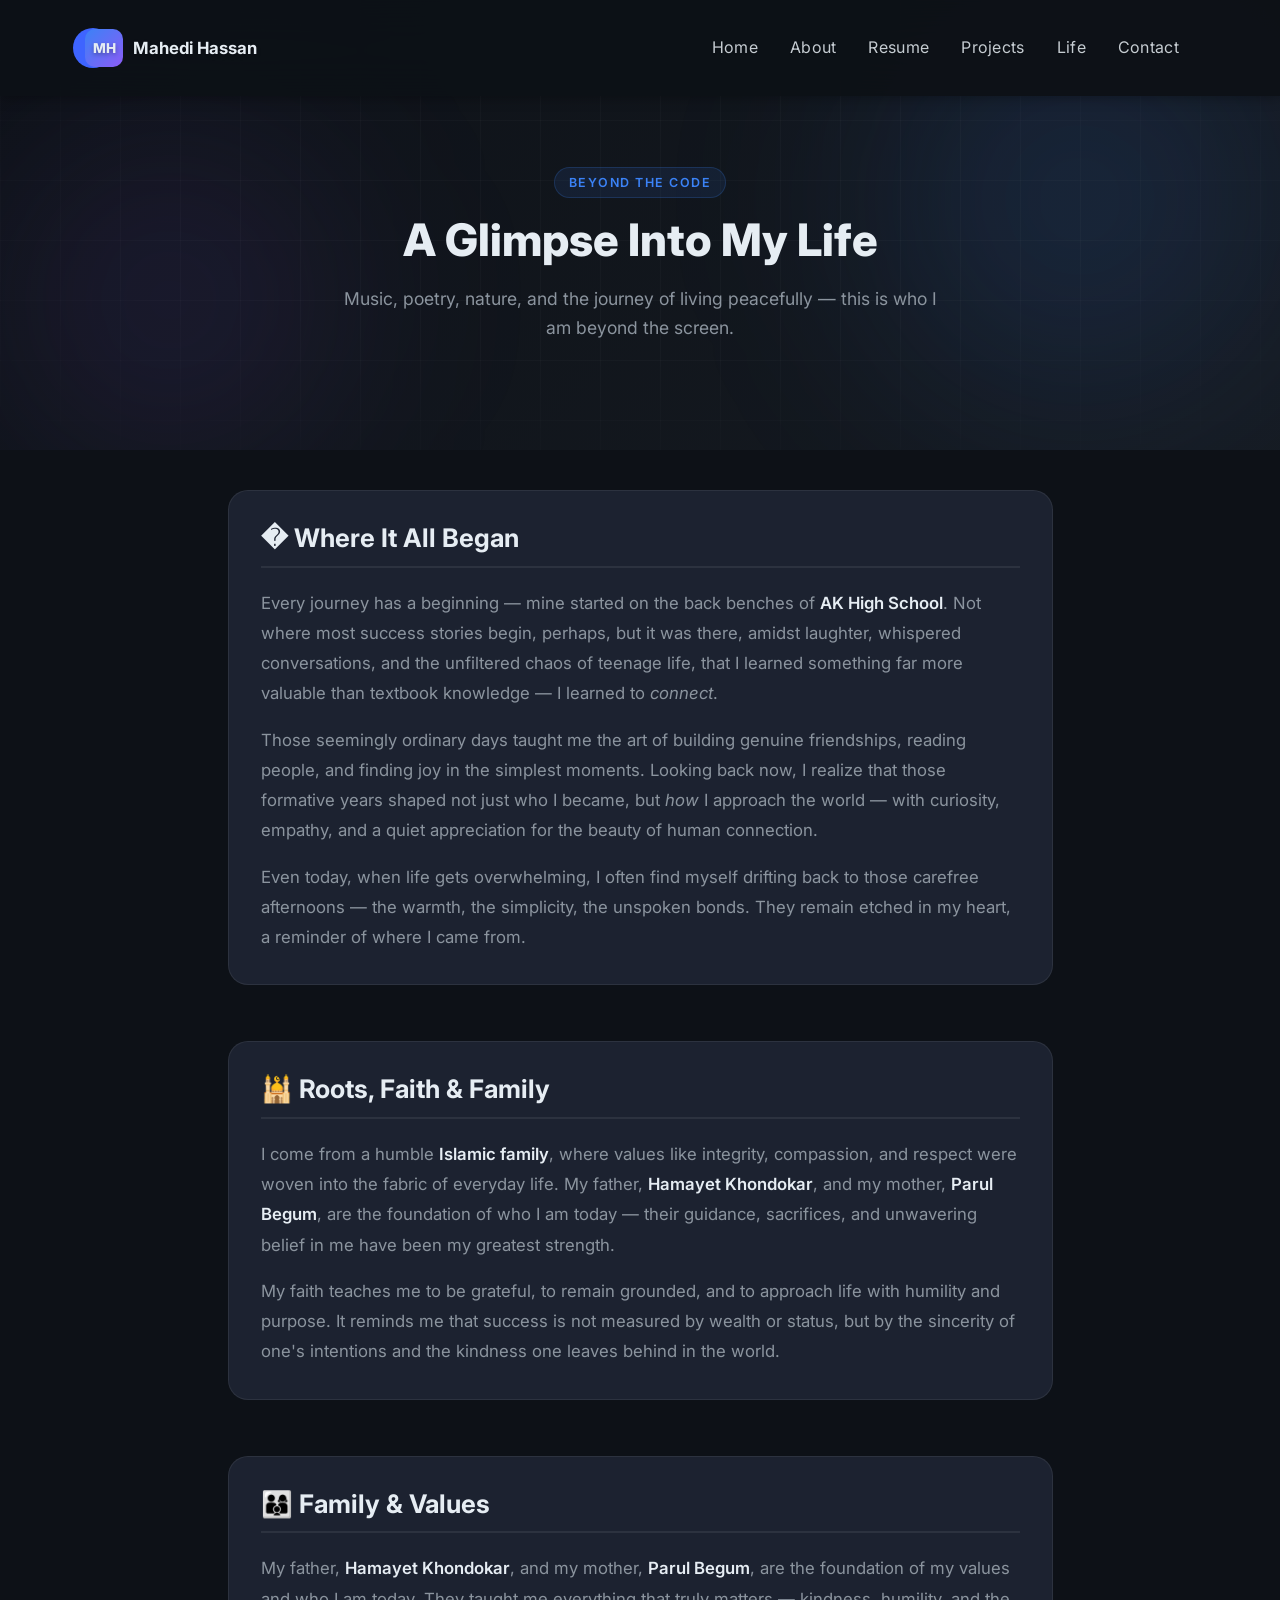
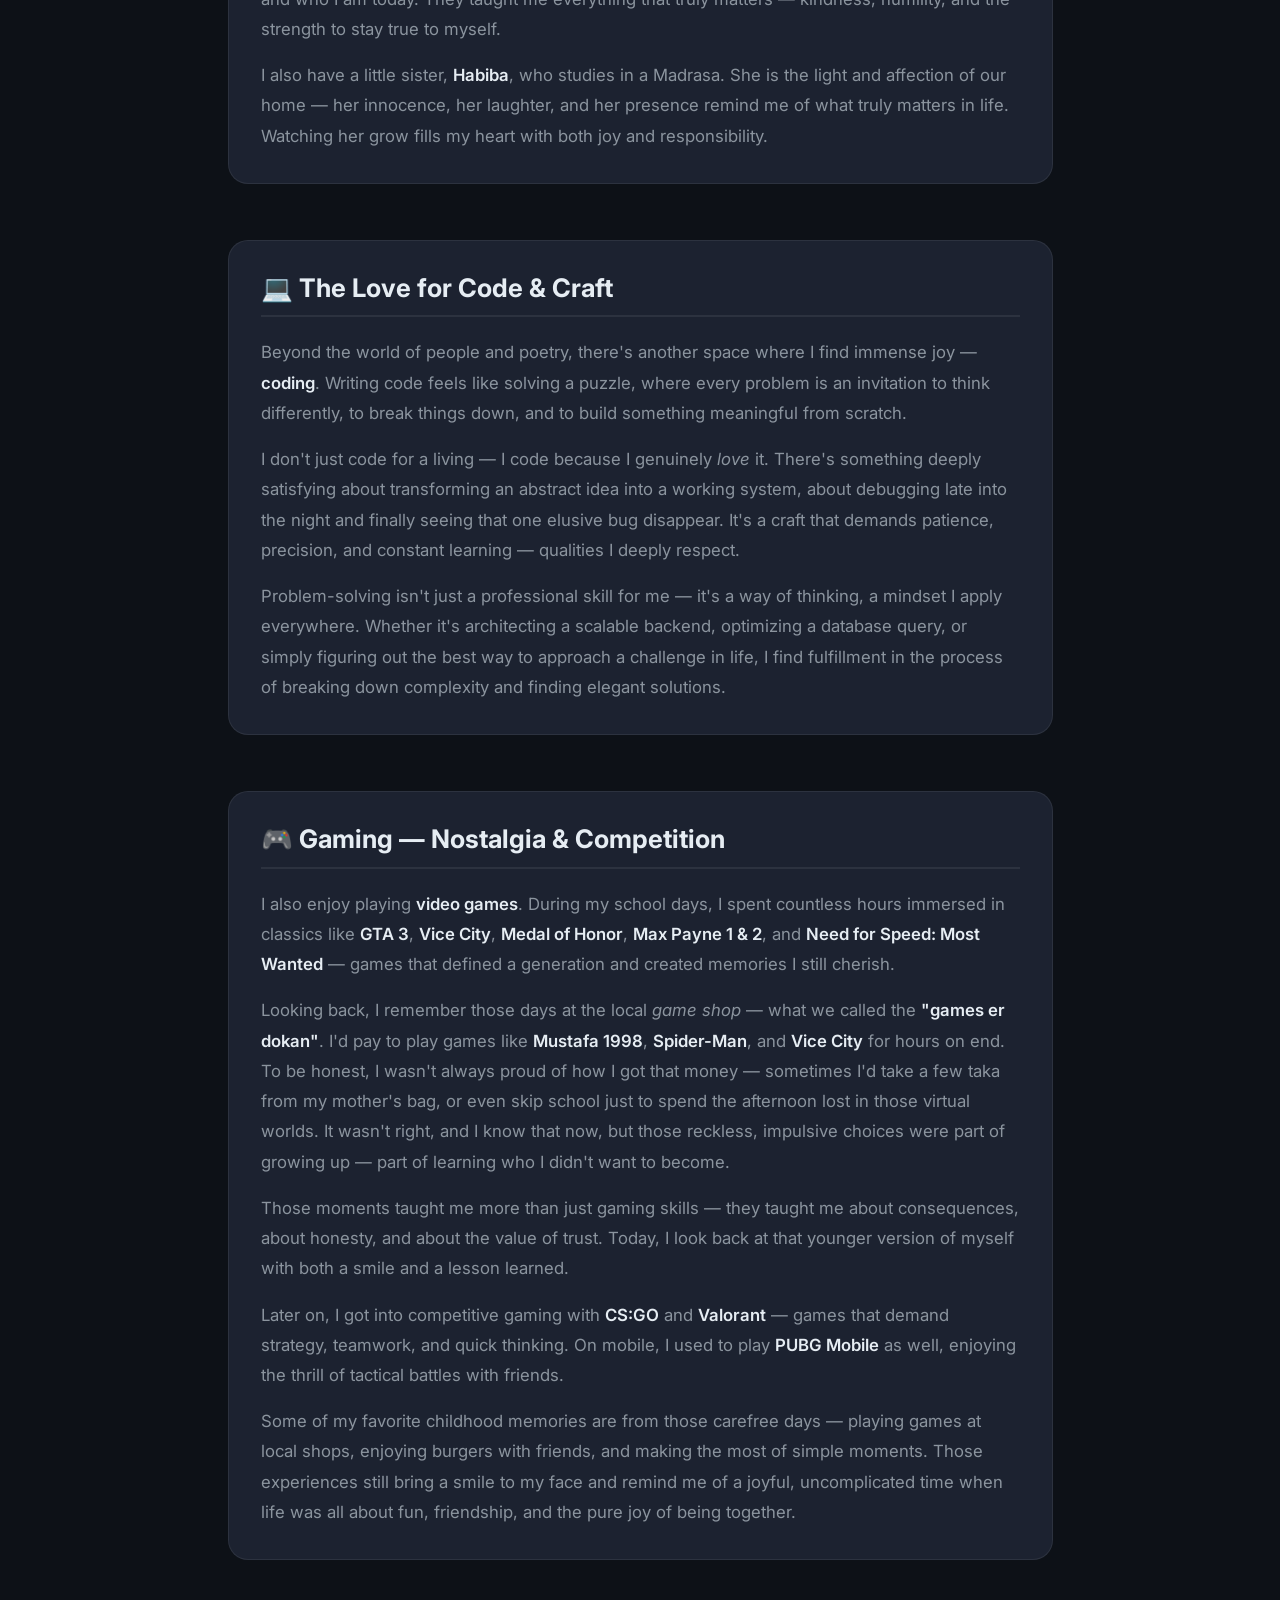
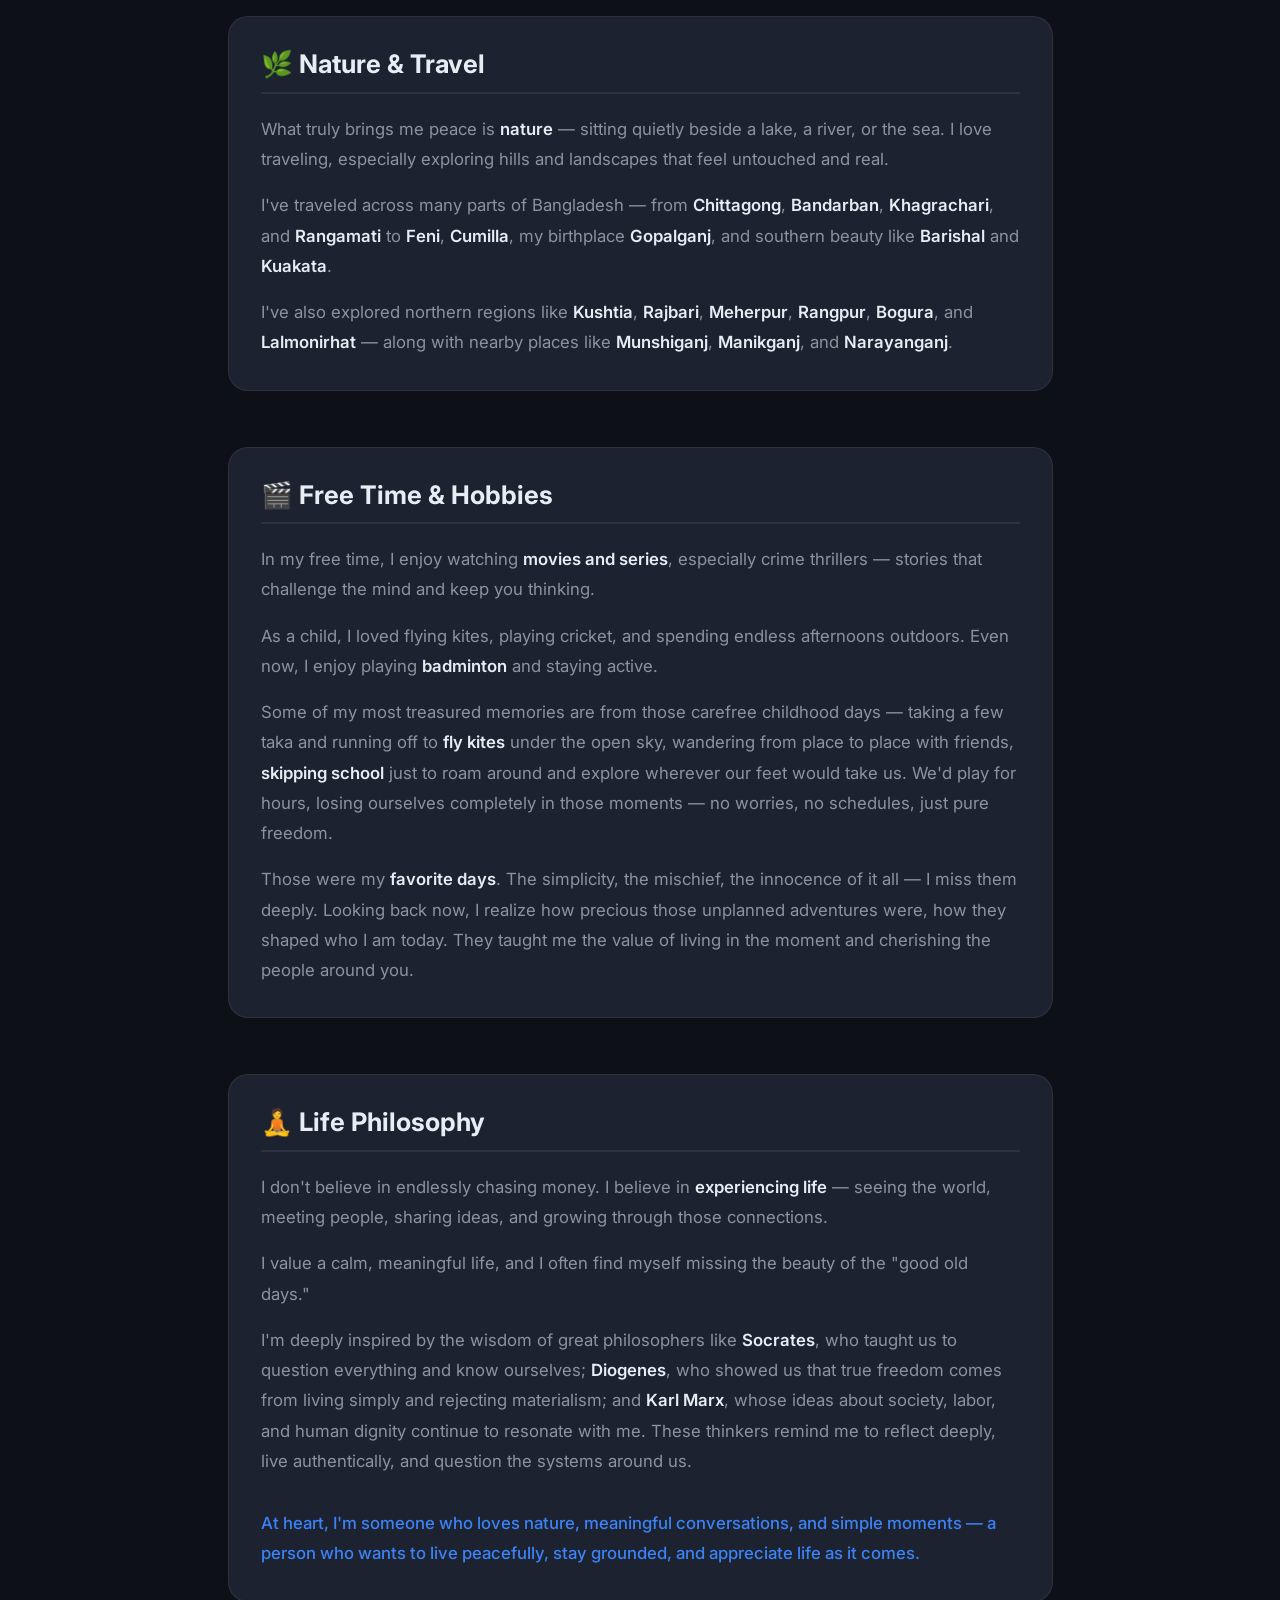
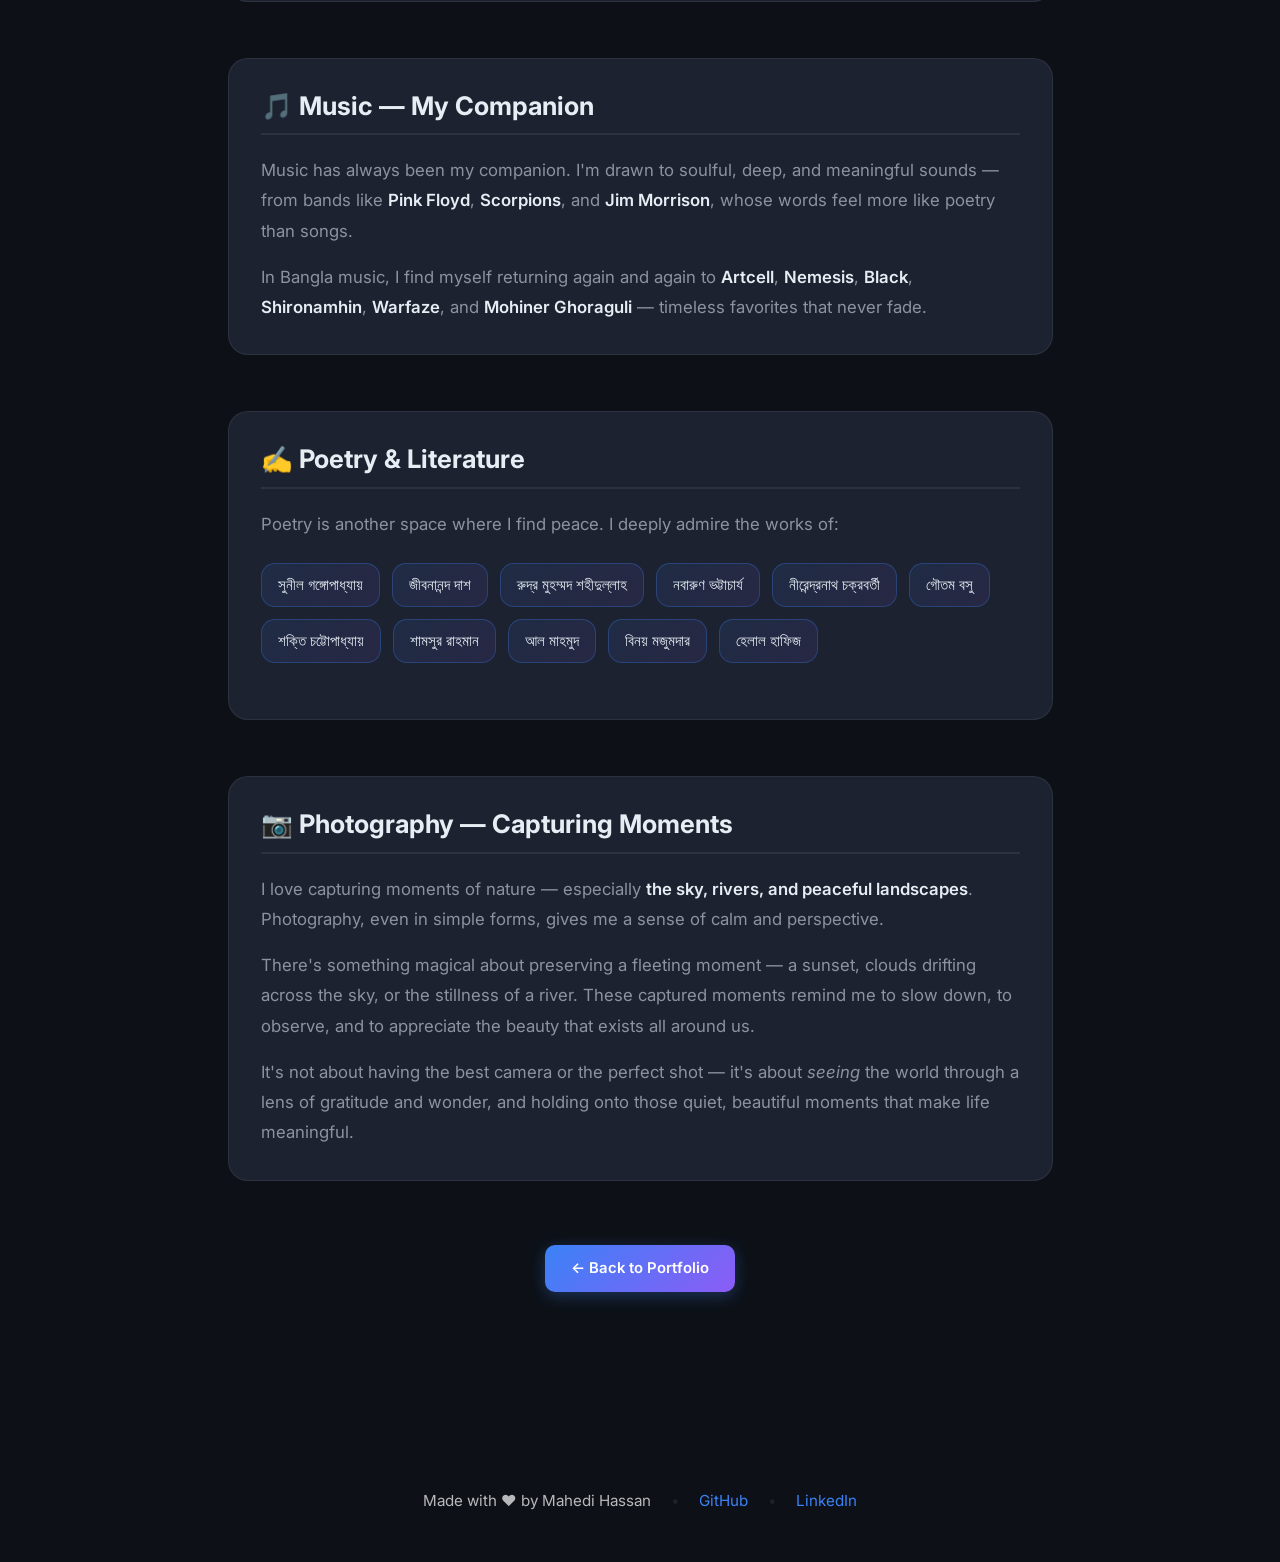
<file: bio.html>
<!DOCTYPE html>
<html lang="en">
  <head>
    <title>About Me — Mahedi Hassan</title>
    <meta charset="utf-8">
    <meta name="viewport" content="width=device-width, initial-scale=1, shrink-to-fit=no">
    <meta name="description" content="A glimpse into the life of Mahedi Hassan — music, poetry, nature, and the journey beyond code.">
    <meta property="og:title" content="About Me — Mahedi Hassan">
    <meta property="og:description" content="Beyond the code — music, poetry, nature, and meaningful moments.">
    <meta property="og:image" content="images/mahedi.jpg">
    <meta name="theme-color" content="#0d1117">

    <!-- Preconnect for speed -->
    <link rel="preconnect" href="https://fonts.googleapis.com">
    <link rel="preconnect" href="https://fonts.gstatic.com" crossorigin>
    <link href="https://fonts.googleapis.com/css2?family=Inter:wght@300;400;500;600;700;800;900&family=JetBrains+Mono:wght@400;600&display=swap" rel="stylesheet">

    <!-- Framework CSS (kept lean) -->
    <link rel="stylesheet" href="css/animate.css">
    <link rel="stylesheet" href="css/aos.css">
    <link rel="stylesheet" href="css/style.css">

    <!-- Main portfolio theme — loads last to win specificity -->
    <link rel="stylesheet" href="css/portfolio-main.css">
  </head>

  <body data-spy="scroll" data-target=".site-navbar-target" data-offset="300">

    <!-- Scroll progress indicator -->
    <div id="scroll-progress-bar" aria-hidden="true"></div>

    <!-- ════════════════════════════════════════════
         NAVIGATION
    ════════════════════════════════════════════ -->
    <nav class="navbar navbar-expand-lg navbar-dark ftco-navbar-light site-navbar-target" id="ftco-navbar" style="background: rgba(13, 17, 23, 0.95); backdrop-filter: blur(20px);">
      <div class="container">
        <a class="navbar-brand" href="index.html">
          <span class="brand-logo">MH</span>
          <span class="brand-name">Mahedi Hassan</span>
        </a>
        <button class="navbar-toggler" type="button" data-toggle="collapse"
                data-target="#ftco-nav" aria-controls="ftco-nav"
                aria-expanded="false" aria-label="Toggle navigation">
          <span class="navbar-toggler-icon"></span>
        </button>
        <div class="collapse navbar-collapse" id="ftco-nav">
          <ul class="navbar-nav nav ml-auto">
            <li class="nav-item"><a href="index.html#home-section"     class="nav-link"><span>Home</span></a></li>
            <li class="nav-item"><a href="index.html#about-section"    class="nav-link"><span>About</span></a></li>
            <li class="nav-item"><a href="index.html#resume-section"   class="nav-link"><span>Resume</span></a></li>
            <li class="nav-item"><a href="index.html#projects-section" class="nav-link"><span>Projects</span></a></li>
            <li class="nav-item"><a href="bio.html" class="nav-link active"><span>Life</span></a></li>
            <li class="nav-item"><a href="index.html#contact-section"  class="nav-link"><span>Contact</span></a></li>
          </ul>
        </div>
      </div>
    </nav>

    <!-- ════════════════════════════════════════════
         BIO HERO
    ════════════════════════════════════════════ -->
    <section class="hero-wrap bio-hero" style="min-height: 50vh; padding-top: 120px; padding-bottom: 60px;">
      <div class="hero-glow glow-1" aria-hidden="true"></div>
      <div class="hero-glow glow-2" aria-hidden="true"></div>
      <div class="hero-grid" aria-hidden="true"></div>

      <div class="container">
        <div class="row justify-content-center">
          <div class="col-lg-8 text-center" data-aos="fade-up">
            <div class="section-eyebrow">Beyond the Code</div>
            <h1 class="section-heading" style="font-size: 2.8rem; margin-bottom: 1rem;">
              A Glimpse Into My Life
            </h1>
            <p class="section-sub" style="font-size: 1.1rem; max-width: 600px; margin: 0 auto;">
              Music, poetry, nature, and the journey of living peacefully — this is who I am beyond the screen.
            </p>
          </div>
        </div>
      </div>
    </section>

    <!-- ════════════════════════════════════════════
         BIO CONTENT
    ════════════════════════════════════════════ -->
    <section class="ftco-section" style="padding-top: 40px;">
      <div class="container">
        <div class="row justify-content-center">
          <div class="col-lg-9">

            <!-- Journey -->
            <div class="bio-block" data-aos="fade-up">
              <h3 class="bio-heading">� Where It All Began</h3>
              <p class="bio-text">
                Every journey has a beginning — mine started on the back benches of <strong>AK High School</strong>. 
                Not where most success stories begin, perhaps, but it was there, amidst laughter, whispered conversations, 
                and the unfiltered chaos of teenage life, that I learned something far more valuable than textbook knowledge 
                — I learned to <em>connect</em>.
              </p>
              <p class="bio-text">
                Those seemingly ordinary days taught me the art of building genuine friendships, reading people, and finding 
                joy in the simplest moments. Looking back now, I realize that those formative years shaped not just who I became, 
                but <em>how</em> I approach the world — with curiosity, empathy, and a quiet appreciation for the beauty of human connection.
              </p>
              <p class="bio-text">
                Even today, when life gets overwhelming, I often find myself drifting back to those carefree afternoons — 
                the warmth, the simplicity, the unspoken bonds. They remain etched in my heart, a reminder of where I came from.
              </p>
            </div>

            <!-- Roots & Faith -->
            <div class="bio-block" data-aos="fade-up" data-aos-delay="50">
              <h3 class="bio-heading">🕌 Roots, Faith & Family</h3>
              <p class="bio-text">
                I come from a humble <strong>Islamic family</strong>, where values like integrity, compassion, and respect were 
                woven into the fabric of everyday life. My father, <strong>Hamayet Khondokar</strong>, and my mother, 
                <strong>Parul Begum</strong>, are the foundation of who I am today — their guidance, sacrifices, and unwavering 
                belief in me have been my greatest strength.
              </p>
              <p class="bio-text">
                My faith teaches me to be grateful, to remain grounded, and to approach life with humility and purpose. 
                It reminds me that success is not measured by wealth or status, but by the sincerity of one's intentions 
                and the kindness one leaves behind in the world.
              </p>
            </div>

            <!-- Family -->
            <div class="bio-block" data-aos="fade-up" data-aos-delay="100">
              <h3 class="bio-heading">👨‍👩‍👦 Family & Values</h3>
              <p class="bio-text">
                My father, <strong>Hamayet Khondokar</strong>, and my mother, <strong>Parul Begum</strong>, 
                are the foundation of my values and who I am today. They taught me everything that truly matters — 
                kindness, humility, and the strength to stay true to myself.
              </p>
              <p class="bio-text">
                I also have a little sister, <strong>Habiba</strong>, who studies in a Madrasa. She is the light and 
                affection of our home — her innocence, her laughter, and her presence remind me of what truly matters 
                in life. Watching her grow fills my heart with both joy and responsibility.
              </p>
            </div>

            <!-- Coding & Problem-Solving -->
            <div class="bio-block" data-aos="fade-up" data-aos-delay="150">
              <h3 class="bio-heading">💻 The Love for Code & Craft</h3>
              <p class="bio-text">
                Beyond the world of people and poetry, there's another space where I find immense joy — <strong>coding</strong>. 
                Writing code feels like solving a puzzle, where every problem is an invitation to think differently, to break 
                things down, and to build something meaningful from scratch.
              </p>
              <p class="bio-text">
                I don't just code for a living — I code because I genuinely <em>love</em> it. There's something deeply 
                satisfying about transforming an abstract idea into a working system, about debugging late into the night 
                and finally seeing that one elusive bug disappear. It's a craft that demands patience, precision, and constant learning — 
                qualities I deeply respect.
              </p>
              <p class="bio-text">
                Problem-solving isn't just a professional skill for me — it's a way of thinking, a mindset I apply everywhere. 
                Whether it's architecting a scalable backend, optimizing a database query, or simply figuring out the best way 
                to approach a challenge in life, I find fulfillment in the process of breaking down complexity and finding elegant solutions.
              </p>
            </div>

            <!-- Gaming -->
            <div class="bio-block" data-aos="fade-up" data-aos-delay="200">
              <h3 class="bio-heading">🎮 Gaming — Nostalgia & Competition</h3>
              <p class="bio-text">
                I also enjoy playing <strong>video games</strong>. During my school days, I spent countless hours immersed 
                in classics like <strong>GTA 3</strong>, <strong>Vice City</strong>, <strong>Medal of Honor</strong>, 
                <strong>Max Payne 1 & 2</strong>, and <strong>Need for Speed: Most Wanted</strong> — games that defined 
                a generation and created memories I still cherish.
              </p>
              <p class="bio-text">
                Looking back, I remember those days at the local <em>game shop</em> — what we called the <strong>"games er dokan"</strong>. 
                I'd pay to play games like <strong>Mustafa 1998</strong>, <strong>Spider-Man</strong>, and <strong>Vice City</strong> 
                for hours on end. To be honest, I wasn't always proud of how I got that money — sometimes I'd take a few taka from 
                my mother's bag, or even skip school just to spend the afternoon lost in those virtual worlds. It wasn't right, 
                and I know that now, but those reckless, impulsive choices were part of growing up — part of learning who I didn't 
                want to become.
              </p>
              <p class="bio-text">
                Those moments taught me more than just gaming skills — they taught me about consequences, about honesty, and about 
                the value of trust. Today, I look back at that younger version of myself with both a smile and a lesson learned.
              </p>
              <p class="bio-text">
                Later on, I got into competitive gaming with <strong>CS:GO</strong> and <strong>Valorant</strong> — 
                games that demand strategy, teamwork, and quick thinking. On mobile, I used to play <strong>PUBG Mobile</strong> 
                as well, enjoying the thrill of tactical battles with friends.
              </p>
              <p class="bio-text">
                Some of my favorite childhood memories are from those carefree days — playing games at local shops, 
                enjoying burgers with friends, and making the most of simple moments. Those experiences still bring a 
                smile to my face and remind me of a joyful, uncomplicated time when life was all about fun, friendship, 
                and the pure joy of being together.
              </p>
            </div>

            <!-- Nature & Travel -->
            <div class="bio-block" data-aos="fade-up" data-aos-delay="250">
              <h3 class="bio-heading">🌿 Nature & Travel</h3>
              <p class="bio-text">
                What truly brings me peace is <strong>nature</strong> — sitting quietly beside a lake, a river, or the sea. 
                I love traveling, especially exploring hills and landscapes that feel untouched and real.
              </p>
              <p class="bio-text">
                I've traveled across many parts of Bangladesh — from <strong>Chittagong</strong>, <strong>Bandarban</strong>, 
                <strong>Khagrachari</strong>, and <strong>Rangamati</strong> to <strong>Feni</strong>, <strong>Cumilla</strong>, 
                my birthplace <strong>Gopalganj</strong>, and southern beauty like <strong>Barishal</strong> and <strong>Kuakata</strong>.
              </p>
              <p class="bio-text">
                I've also explored northern regions like <strong>Kushtia</strong>, <strong>Rajbari</strong>, 
                <strong>Meherpur</strong>, <strong>Rangpur</strong>, <strong>Bogura</strong>, and <strong>Lalmonirhat</strong> — 
                along with nearby places like <strong>Munshiganj</strong>, <strong>Manikganj</strong>, and <strong>Narayanganj</strong>.
              </p>
            </div>

            <!-- Hobbies -->
            <div class="bio-block" data-aos="fade-up" data-aos-delay="300">
              <h3 class="bio-heading">🎬 Free Time & Hobbies</h3>
              <p class="bio-text">
                In my free time, I enjoy watching <strong>movies and series</strong>, especially crime thrillers — 
                stories that challenge the mind and keep you thinking.
              </p>
              <p class="bio-text">
                As a child, I loved flying kites, playing cricket, and spending endless afternoons outdoors. 
                Even now, I enjoy playing <strong>badminton</strong> and staying active.
              </p>
              <p class="bio-text">
                Some of my most treasured memories are from those carefree childhood days — taking a few taka and 
                running off to <strong>fly kites</strong> under the open sky, wandering from place to place with friends, 
                <strong>skipping school</strong> just to roam around and explore wherever our feet would take us. 
                We'd play for hours, losing ourselves completely in those moments — no worries, no schedules, just pure freedom.
              </p>
              <p class="bio-text">
                Those were my <strong>favorite days</strong>. The simplicity, the mischief, the innocence of it all — 
                I miss them deeply. Looking back now, I realize how precious those unplanned adventures were, how they 
                shaped who I am today. They taught me the value of living in the moment and cherishing the people around you.
              </p>
            </div>

            <!-- Philosophy -->
            <div class="bio-block" data-aos="fade-up" data-aos-delay="350">
              <h3 class="bio-heading">🧘 Life Philosophy</h3>
              <p class="bio-text">
                I don't believe in endlessly chasing money. I believe in <strong>experiencing life</strong> — 
                seeing the world, meeting people, sharing ideas, and growing through those connections.
              </p>
              <p class="bio-text">
                I value a calm, meaningful life, and I often find myself missing the beauty of the "good old days."
              </p>
              <p class="bio-text">
                I'm deeply inspired by the wisdom of great philosophers like <strong>Socrates</strong>, who taught us 
                to question everything and know ourselves; <strong>Diogenes</strong>, who showed us that true freedom 
                comes from living simply and rejecting materialism; and <strong>Karl Marx</strong>, whose ideas about 
                society, labor, and human dignity continue to resonate with me. These thinkers remind me to reflect deeply, 
                live authentically, and question the systems around us.
              </p>
              <p class="bio-text" style="font-weight: 500; color: var(--accent); margin-top: 2rem;">
                At heart, I'm someone who loves nature, meaningful conversations, and simple moments — 
                a person who wants to live peacefully, stay grounded, and appreciate life as it comes.
              </p>
            </div>

            <!-- Music -->
            <div class="bio-block" data-aos="fade-up" data-aos-delay="400">
              <h3 class="bio-heading">🎵 Music — My Companion</h3>
              <p class="bio-text">
                Music has always been my companion. I'm drawn to soulful, deep, and meaningful sounds — from bands like 
                <strong>Pink Floyd</strong>, <strong>Scorpions</strong>, and <strong>Jim Morrison</strong>, whose words 
                feel more like poetry than songs.
              </p>
              <p class="bio-text">
                In Bangla music, I find myself returning again and again to <strong>Artcell</strong>, <strong>Nemesis</strong>, 
                <strong>Black</strong>, <strong>Shironamhin</strong>, <strong>Warfaze</strong>, and 
                <strong>Mohiner Ghoraguli</strong> — timeless favorites that never fade.
              </p>
            </div>

            <!-- Poetry -->
            <div class="bio-block" data-aos="fade-up" data-aos-delay="450">
              <h3 class="bio-heading">✍️ Poetry & Literature</h3>
              <p class="bio-text">
                Poetry is another space where I find peace. I deeply admire the works of:
              </p>
              <div class="poet-grid">
                <span class="poet-tag">সুনীল গঙ্গোপাধ্যায়</span>
                <span class="poet-tag">জীবনানন্দ দাশ</span>
                <span class="poet-tag">রুদ্র মুহম্মদ শহীদুল্লাহ</span>
                <span class="poet-tag">নবারুণ ভট্টাচার্য</span>
                <span class="poet-tag">নীরেন্দ্রনাথ চক্রবর্তী</span>
                <span class="poet-tag">গৌতম বসু</span>
                <span class="poet-tag">শক্তি চট্টোপাধ্যায়</span>
                <span class="poet-tag">শামসুর রাহমান</span>
                <span class="poet-tag">আল মাহমুদ</span>
                <span class="poet-tag">বিনয় মজুমদার</span>
                <span class="poet-tag">হেলাল হাফিজ</span>
              </div>
            </div>

            <!-- Photography -->
            <div class="bio-block" data-aos="fade-up" data-aos-delay="500">
              <h3 class="bio-heading">📷 Photography — Capturing Moments</h3>
              <p class="bio-text">
                I love capturing moments of nature — especially <strong>the sky, rivers, and peaceful landscapes</strong>. 
                Photography, even in simple forms, gives me a sense of calm and perspective.
              </p>
              <p class="bio-text">
                There's something magical about preserving a fleeting moment — a sunset, clouds drifting across the sky, 
                or the stillness of a river. These captured moments remind me to slow down, to observe, and to appreciate 
                the beauty that exists all around us.
              </p>
              <p class="bio-text">
                It's not about having the best camera or the perfect shot — it's about <em>seeing</em> the world through 
                a lens of gratitude and wonder, and holding onto those quiet, beautiful moments that make life meaningful.
              </p>
            </div>

            <!-- Back to Portfolio -->
            <div class="text-center" style="margin-top: 4rem;" data-aos="fade-up">
              <a href="index.html" class="btn-cta btn-cta-solid">← Back to Portfolio</a>
            </div>

          </div>
        </div>
      </div>
    </section>

    <!-- ════════════════════════════════════════════
         FOOTER
    ════════════════════════════════════════════ -->
    <footer class="ftco-footer ftco-section">
      <div class="container">
        <div class="row">
          <div class="col-md-12 text-center">
            <p class="footer-text">
              Made with ❤️ by Mahedi Hassan
              <span class="footer-divider">•</span>
              <a href="https://github.com/mahedihassan154" target="_blank" rel="noopener">GitHub</a>
              <span class="footer-divider">•</span>
              <a href="https://linkedin.com/in/mahedi154" target="_blank" rel="noopener">LinkedIn</a>
            </p>
          </div>
        </div>
      </div>
    </footer>

    <!-- Scripts -->
    <script src="js/jquery.min.js"></script>
    <script src="js/jquery-migrate-3.0.1.min.js"></script>
    <script src="js/popper.min.js"></script>
    <script src="js/bootstrap.min.js"></script>
    <script src="js/jquery.easing.1.3.js"></script>
    <script src="js/jquery.waypoints.min.js"></script>
    <script src="js/aos.js"></script>
    
    <script>
      // Initialize AOS
      AOS.init({
        duration: 800,
        easing: 'ease-in-out',
        once: true
      });

      // Scroll progress bar
      window.addEventListener('scroll', function() {
        var winScroll = document.body.scrollTop || document.documentElement.scrollTop;
        var height = document.documentElement.scrollHeight - document.documentElement.clientHeight;
        var scrolled = (winScroll / height) * 100;
        var bar = document.getElementById('scroll-progress-bar');
        if (bar) bar.style.width = scrolled + '%';
      });

      // Navbar scroll effect
      $(window).scroll(function() {
        var $nav = $('.ftco-navbar-light');
        if ($(this).scrollTop() > 50) {
          $nav.addClass('scrolled awake');
        } else {
          $nav.removeClass('scrolled awake');
        }
      });
    </script>

    <style>
      /* Bio-specific styles */
      .bio-hero {
        background: linear-gradient(135deg, rgba(13, 17, 23, 0.95), rgba(22, 27, 34, 0.95));
      }

      .bio-block {
        margin-bottom: 3.5rem;
        padding: 2rem;
        background: var(--bg-card);
        border: 1px solid var(--border);
        border-radius: var(--radius-lg);
        transition: all 0.3s ease;
      }

      .bio-block:hover {
        transform: translateY(-4px);
        box-shadow: 0 12px 24px rgba(0, 0, 0, 0.3);
        border-color: var(--accent);
      }

      .bio-heading {
        font-size: 1.6rem;
        font-weight: 700;
        color: var(--text);
        margin-bottom: 1.25rem;
        padding-bottom: 0.75rem;
        border-bottom: 2px solid var(--border);
      }

      .bio-text {
        font-size: 1.05rem;
        line-height: 1.8;
        color: var(--text-muted);
        margin-bottom: 1rem;
      }

      .bio-text:last-child {
        margin-bottom: 0;
      }

      .bio-text strong {
        color: var(--text);
        font-weight: 600;
      }

      .poet-grid {
        display: flex;
        flex-wrap: wrap;
        gap: 0.75rem;
        margin: 1.5rem 0;
      }

      .poet-tag {
        display: inline-block;
        padding: 0.5rem 1rem;
        background: linear-gradient(135deg, rgba(59, 130, 246, 0.1), rgba(139, 92, 246, 0.1));
        border: 1px solid rgba(59, 130, 246, 0.3);
        border-radius: var(--radius-md);
        color: var(--text);
        font-size: 0.95rem;
        font-weight: 500;
        transition: all 0.3s ease;
      }

      .poet-tag:hover {
        background: linear-gradient(135deg, rgba(59, 130, 246, 0.2), rgba(139, 92, 246, 0.2));
        border-color: var(--accent);
        transform: translateY(-2px);
      }

      /* Photo Gallery */
      .photo-gallery {
        margin-top: 2rem;
      }

      .photo-img {
        width: 100%;
        height: auto;
        border-radius: var(--radius-md);
        transition: all 0.4s ease;
        box-shadow: 0 4px 12px rgba(0, 0, 0, 0.2);
        cursor: pointer;
      }

      .photo-img:hover {
        transform: translateY(-6px) scale(1.02);
        box-shadow: 0 12px 28px rgba(59, 130, 246, 0.3);
      }

      /* Navbar visibility fixes */
      #ftco-navbar {
        transition: all 0.3s ease;
        background: rgba(13, 17, 23, 0.95) !important;
        backdrop-filter: blur(20px);
        box-shadow: 0 2px 12px rgba(0, 0, 0, 0.3);
      }

      #ftco-navbar.scrolled {
        background: rgba(13, 17, 23, 0.98) !important;
        backdrop-filter: blur(20px);
        box-shadow: 0 4px 24px rgba(0, 0, 0, 0.5);
      }

      .navbar-brand .brand-logo,
      .navbar-brand .brand-name {
        color: #e6edf3 !important;
        text-shadow: 0 2px 4px rgba(0, 0, 0, 0.3);
      }

      .navbar-nav .nav-link {
        color: rgba(230, 237, 243, 0.85) !important;
        font-weight: 500;
        letter-spacing: 0.3px;
        transition: all 0.2s ease;
        text-shadow: 0 1px 2px rgba(0, 0, 0, 0.2);
      }

      .navbar-nav .nav-link:hover {
        color: #ffffff !important;
        background: rgba(255, 255, 255, 0.1);
        text-shadow: 0 2px 4px rgba(0, 0, 0, 0.3);
      }

      .navbar-nav .nav-link.active {
        color: #3b82f6 !important;
        background: linear-gradient(135deg, rgba(59, 130, 246, 0.2), rgba(139, 92, 246, 0.2));
        border: 1px solid rgba(59, 130, 246, 0.4);
        box-shadow: 0 2px 8px rgba(59, 130, 246, 0.2);
        text-shadow: 0 2px 4px rgba(0, 0, 0, 0.3);
      }

      /* Footer */
      .ftco-footer {
        background: var(--bg-darker);
        padding: 2rem 0;
        margin-top: 4rem;
      }

      .footer-text {
        color: var(--text-muted);
        font-size: 0.95rem;
      }

      .footer-text a {
        color: var(--accent);
        text-decoration: none;
        transition: color 0.2s ease;
      }

      .footer-text a:hover {
        color: var(--purple);
      }

      .footer-divider {
        margin: 0 1rem;
        color: var(--border);
      }

      @media (max-width: 768px) {
        .bio-block {
          padding: 1.5rem;
        }

        .bio-heading {
          font-size: 1.4rem;
        }

        .bio-text {
          font-size: 1rem;
        }

        .poet-grid {
          gap: 0.5rem;
        }

        .poet-tag {
          font-size: 0.85rem;
          padding: 0.4rem 0.75rem;
        }
      }
    </style>

  </body>
</html>
</file>
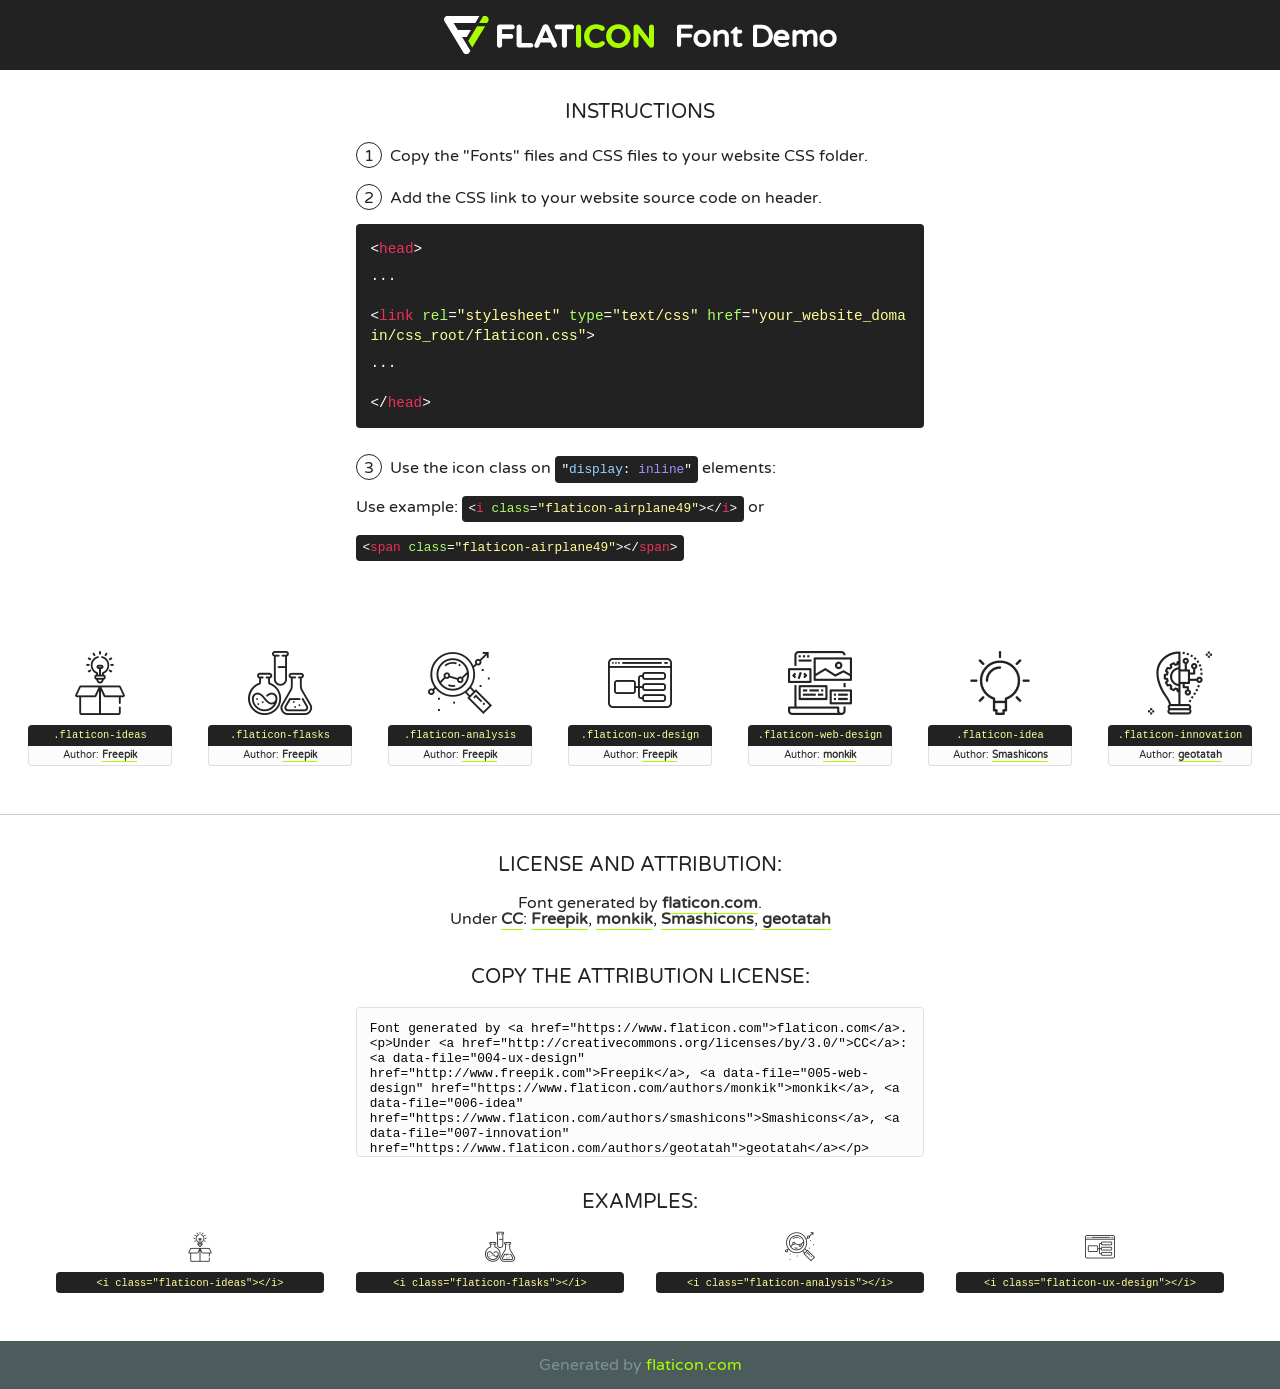
<file: fonts/flaticon/font/flaticon.html>
<!DOCTYPE html>
<!--
  Flaticon icon font: Flaticon
  Creation date: 20/03/2019 02:18
-->
<html>
<!DOCTYPE html>
<html>

<head>
    <title>Flaticon WebFont</title>
    <link href="http://fonts.googleapis.com/css?family=Varela+Round" rel="stylesheet" type="text/css" />
    <link rel="stylesheet" type="text/css" href="flaticon.css">
    <meta charset="UTF-8">
    <style>
    html, body, div, span, applet, object, iframe,
    h1, h2, h3, h4, h5, h6, p, blockquote, pre,
    a, abbr, acronym, address, big, cite, code,
    del, dfn, em, img, ins, kbd, q, s, samp,
    small, strike, strong, sub, sup, tt, var,
    b, u, i, center,
    dl, dt, dd, ol, ul, li,
    fieldset, form, label, legend,
    table, caption, tbody, tfoot, thead, tr, th, td,
    article, aside, canvas, details, embed, 
    figure, figcaption, footer, header, hgroup, 
    menu, nav, output, ruby, section, summary,
    time, mark, audio, video {
        margin: 0;
        padding: 0;
        border: 0;
        font-size: 100%;
        font: inherit;
        vertical-align: baseline;
    }
    /* HTML5 display-role reset for older browsers */
    article, aside, details, figcaption, figure, 
    footer, header, hgroup, menu, nav, section {
        display: block;
    }
    body {
        line-height: 1;
    }
    ol, ul {
        list-style: none;
    }
    blockquote, q {
        quotes: none;
    }
    blockquote:before, blockquote:after,
    q:before, q:after {
        content: '';
        content: none;
    }
    table {
        border-collapse: collapse;
        border-spacing: 0;
    }
    body {
        font-family: 'Varela Round', Helvetica, Arial, sans-serif;
        font-size: 16px;
        color: #222;
    }
    a {
        color: #333;
        border-bottom: 1px solid #a9fd00;
        font-weight: bold;
        text-decoration: none;
    }
    * {
        -moz-box-sizing: border-box;
        -webkit-box-sizing: border-box;
        box-sizing: border-box;
        margin: 0;
        padding: 0;
    }
    [class^="flaticon-"]:before, [class*=" flaticon-"]:before, [class^="flaticon-"]:after, [class*=" flaticon-"]:after {
        font-family: Flaticon;
        font-size: 30px;
        font-style: normal;
        margin-left: 20px;
        color: #333;
    }
    .wrapper {
        max-width: 600px;
        margin: auto;
        padding: 0 1em;
    }
    .title {
        font-size: 1.25em;
        text-align: center;
        margin-bottom: 1em;
        text-transform: uppercase;
    }
    header {
        text-align: center;
        background-color: #222;
        color: #fff;
        padding: 1em;
    }
    header .logo {
        width: 210px;
        height: 38px;
        display: inline-block;
        vertical-align: middle;
        margin-right: 1em;
        border: none;
    }
    header strong {
        font-size: 1.95em;
        font-weight: bold;
        vertical-align: middle;
        margin-top: 5px;
        display: inline-block;
    }
    .demo {
        margin: 2em auto;
        line-height: 1.25em;
    }
    .demo ul li {
        margin-bottom: 1em;
    }
    .demo ul li .num {
        color: #222;
        border-radius: 20px;
        display: inline-block;
        width: 26px;
        padding: 3px;
        height: 26px;
        text-align: center;
        margin-right: 0.5em;
        border: 1px solid #222;
    }
    .demo ul li code {
        background-color: #222;
        border-radius: 4px;
        padding: 0.25em 0.5em;
        display: inline-block;
        color: #fff;
        font-family: Consolas,Monaco,Lucida Console,Liberation Mono,DejaVu Sans Mono,Bitstream Vera Sans Mono,Courier New, monospace;
        font-weight: lighter;
        margin-top: 1em;
        font-size: 0.8em;
        word-break: break-all;
    }
    .demo ul li code.big {
        padding: 1em;
        font-size: 0.9em;
    }
    .demo ul li code .red {
        color: #EF3159;
    }
    .demo ul li code .green {
        color: #ACFF65;
    }
    .demo ul li code .yellow {
        color: #FFFF99;
    }
    .demo ul li code .blue {
        color: #99D3FF;
    }
    .demo ul li code .purple {
        color: #A295FF;
    }
    .demo ul li code .dots {
        margin-top: 0.5em;
        display: block;
    }
    #glyphs {
        border-bottom: 1px solid #ccc;
        padding: 2em 0;
        text-align: center;
    }
    .glyph {
        display: inline-block;
        width: 9em;
        margin: 1em;
        text-align: center;
        vertical-align: top;
        background: #FFF;
    }
    .glyph .glyph-icon {
        padding: 10px;
        display: block;
        font-family:"Flaticon";
        font-size: 64px;
        line-height: 1;
    }
    .glyph .glyph-icon:before {
        font-size: 64px;
        color: #222;
        margin-left: 0;
    }
    .class-name {
        font-size: 0.65em;
        background-color: #222;
        color: #fff;
        border-radius: 4px 4px 0 0;
        padding: 0.5em;
        color: #FFFF99;
        font-family: Consolas,Monaco,Lucida Console,Liberation Mono,DejaVu Sans Mono,Bitstream Vera Sans Mono,Courier New, monospace;
    }
    .author-name {
        font-size: 0.6em;
        background-color: #fcfcfd;
        border: 1px solid #DEDEE4;
        border-top: 0;
        border-radius: 0 0 4px 4px;
        padding: 0.5em;
    }
    .class-name:last-child {
        font-size: 10px;
        color:#888;
    }
    .class-name:last-child a {
        font-size: 10px;
        color:#555;
    }
    .class-name:last-child a:hover {
        color:#a9fd00;
    }
    .glyph > input {
        display: block;
        width: 100px;
        margin: 5px auto;
        text-align: center;
        font-size: 12px;
        cursor: text;
    }
    .glyph > input.icon-input {
        font-family:"Flaticon";
        font-size: 16px;
        margin-bottom: 10px;
    }
    .attribution .title {
        margin-top: 2em;
    }
    .attribution textarea {
        background-color: #fcfcfd;
        padding: 1em;
        border: none;
        box-shadow: none;
        border: 1px solid #DEDEE4;
        border-radius: 4px;
        resize: none;
        width: 100%;
        height: 150px;
        font-size: 0.8em;
        font-family: Consolas,Monaco,Lucida Console,Liberation Mono,DejaVu Sans Mono,Bitstream Vera Sans Mono,Courier New, monospace;
        -webkit-appearance: none;
    }
    .iconsuse {
        margin: 2em auto;
        text-align: center;
        max-width: 1200px;
    }
    .iconsuse:after {
        content: '';
        display: table;
        clear: both;
    }
    .iconsuse .image {
        float: left;
        width: 25%;
        padding: 0 1em;
    }
    .iconsuse .image p {
        margin-bottom: 1em;
    }
    .iconsuse .image span {
        display: block;
        font-size: 0.65em;
        background-color: #222;
        color: #fff;
        border-radius: 4px;
        padding: 0.5em;
        color: #FFFF99;
        margin-top: 1em;
        font-family: Consolas,Monaco,Lucida Console,Liberation Mono,DejaVu Sans Mono,Bitstream Vera Sans Mono,Courier New, monospace;
    }
    #footer {
        text-align: center;
        background-color: #4C5B5C;
        color: #7c9192;
        padding: 1em;
    }
    #footer a {
        border: none;
        color: #a9fd00;
        font-weight: normal;
    }
    @media (max-width: 960px) {
        .iconsuse .image {
            width: 50%;
        }
    }
    @media (max-width: 560px) {
        .iconsuse .image {
            width: 100%;
        }
    }
    </style>
</head>

<body class="characters-off">

    <header>
        <a href="https://www.flaticon.com" target="_blank" class="logo">
            <svg version="1.1" xmlns="http://www.w3.org/2000/svg" xmlns:xlink="http://www.w3.org/1999/xlink" xmlns:a="http://ns.adobe.com/AdobeSVGViewerExtensions/3.0/" viewBox="0 0 560.875 102.036" enable-background="new 0 0 560.875 102.036" xml:space="preserve">
                <defs>
                </defs>
                <g>
                    <g class="letters">
                        <path fill="#ffffff" d="M141.596,29.675c0-3.777,2.985-6.767,6.764-6.767h34.438c3.426,0,6.15,2.728,6.15,6.15
                        c0,3.43-2.724,6.149-6.15,6.149h-27.674v13.091h23.719c3.429,0,6.151,2.724,6.151,6.15c0,3.43-2.723,6.149-6.151,6.149h-23.719
                        v17.574c0,3.773-2.986,6.761-6.764,6.761c-3.779,0-6.764-2.989-6.764-6.761V29.675z"></path>
                        <path fill="#ffffff" d="M193.844,29.149c0-3.781,2.985-6.767,6.764-6.767c3.776,0,6.763,2.985,6.763,6.767v42.957h25.039
                        c3.426,0,6.149,2.726,6.149,6.153c0,3.425-2.723,6.15-6.149,6.15h-31.802c-3.779,0-6.764-2.986-6.764-6.768V29.149z"></path>
                        <path fill="#ffffff" d="M241.891,75.71l21.438-48.407c1.492-3.341,4.215-5.357,7.906-5.357h0.792
                        c3.686,0,6.323,2.017,7.815,5.357l21.439,48.407c0.436,0.967,0.701,1.845,0.701,2.723c0,3.602-2.809,6.501-6.414,6.501
                        c-3.161,0-5.269-1.845-6.499-4.655l-4.132-9.661h-27.059l-4.301,10.102c-1.144,2.631-3.426,4.214-6.237,4.214
                        c-3.517,0-6.24-2.81-6.24-6.325C241.1,77.64,241.451,76.677,241.891,75.71z M279.932,58.666l-8.521-20.297l-8.526,20.297H279.932
                        z"></path>
                        <path fill="#ffffff" d="M314.864,35.387H301.86c-3.429,0-6.239-2.813-6.239-6.238c0-3.429,2.811-6.24,6.239-6.24h39.533
                        c3.426,0,6.237,2.811,6.237,6.24c0,3.425-2.811,6.238-6.237,6.238h-13.001v42.785c0,3.773-2.99,6.761-6.764,6.761
                        c-3.779,0-6.764-2.989-6.764-6.761V35.387z"></path>
                        <path fill="#A9FD00" d="M352.615,29.149c0-3.781,2.985-6.767,6.767-6.767c3.774,0,6.761,2.985,6.761,6.767v49.024
                        c0,3.773-2.987,6.761-6.761,6.761c-3.781,0-6.767-2.989-6.767-6.761V29.149z"></path>
                        <path fill="#A9FD00" d="M374.132,53.836v-0.179c0-17.481,13.178-31.801,32.065-31.801c9.22,0,15.459,2.458,20.557,6.238
                        c1.402,1.054,2.637,2.985,2.637,5.357c0,3.692-2.985,6.59-6.681,6.59c-1.845,0-3.071-0.702-4.044-1.319
                        c-3.776-2.813-7.729-4.393-12.562-4.393c-10.364,0-17.831,8.611-17.831,19.154v0.173c0,10.542,7.291,19.329,17.831,19.329
                        c5.715,0,9.492-1.756,13.359-4.834c1.049-0.874,2.458-1.491,4.039-1.491c3.429,0,6.325,2.813,6.325,6.236
                        c0,2.106-1.056,3.78-2.282,4.834c-5.539,4.834-12.036,7.733-21.878,7.733C387.572,85.464,374.132,71.493,374.132,53.836z"></path>
                        <path fill="#A9FD00" d="M433.009,53.836v-0.179c0-17.481,13.79-31.801,32.766-31.801c18.981,0,32.592,14.143,32.592,31.628v0.173
                        c0,17.483-13.785,31.807-32.769,31.807C446.625,85.464,433.009,71.32,433.009,53.836z M484.224,53.836v-0.179
                        c0-10.539-7.725-19.326-18.626-19.326c-10.893,0-18.449,8.611-18.449,19.154v0.173c0,10.542,7.73,19.329,18.626,19.329
                        C476.676,72.986,484.224,64.378,484.224,53.836z"></path>
                        <path fill="#A9FD00" d="M506.233,29.321c0-3.774,2.99-6.763,6.767-6.763h1.401c3.252,0,5.183,1.583,7.029,3.953l26.093,34.265
                        V29.059c0-3.692,2.99-6.677,6.681-6.677c3.683,0,6.671,2.985,6.671,6.677v48.934c0,3.78-2.987,6.765-6.764,6.765h-0.436
                        c-3.257,0-5.188-1.581-7.034-3.953l-27.056-35.492v32.944c0,3.687-2.985,6.676-6.678,6.676c-3.683,0-6.673-2.989-6.673-6.676
                        V29.321z"></path>
                    </g>
                    <g class="insignia">
                        <path fill="#ffffff" d="M48.372,56.137h12.517l11.156-18.537H37.186L25.688,18.539h57.825L94.668,0H9.271
                        C5.925,0,2.842,1.801,1.198,4.716c-1.644,2.907-1.593,6.482,0.134,9.343l50.38,83.501c1.678,2.781,4.689,4.476,7.938,4.476
                        c3.246,0,6.257-1.695,7.935-4.476l2.898-4.804L48.372,56.137z"></path>
                        <g class="i">
                            <path fill="#A9FD00" d="M93.575,18.539h0.031v0.004l21.652,0.004l2.705-4.488c1.727-2.861,1.778-6.436,0.133-9.343
                            C116.454,1.801,113.371,0,110.026,0h-5.294L93.575,18.539z"></path>
                            <polygon fill="#A9FD00" points="88.291,27.356 64.725,66.486 75.519,84.404 109.942,27.356"></polygon>
                        </g>
                    </g>
                </g>
            </svg>
        </a>
        <strong>Font Demo</strong>
    </header>


    <section class="demo wrapper">

        <p class="title">Instructions</p>

        <ul>
            <li>
                <span class="num">1</span>Copy the "Fonts" files and CSS files to your website CSS folder.
            </li>
            <li>
                <span class="num">2</span>Add the CSS link to your website source code on header.
                <code class="big">
                    &lt;<span class="red">head</span>&gt;
                    <br/><span class="dots">...</span>
                    <br/>&lt;<span class="red">link</span> <span class="green">rel</span>=<span class="yellow">"stylesheet"</span> <span class="green">type</span>=<span class="yellow">"text/css"</span> <span class="green">href</span>=<span class="yellow">"your_website_domain/css_root/flaticon.css"</span>&gt;
                    <br/><span class="dots">...</span>
                    <br/>&lt;/<span class="red">head</span>&gt;
                </code>
            </li>

            <li>
                <p>
                    <span class="num">3</span>Use the icon class on <code>"<span class="blue">display</span>:<span class="purple"> inline</span>"</code> elements:
                    <br />
                    Use example: <code>&lt;<span class="red">i</span> <span class="green">class</span>=<span class="yellow">&quot;flaticon-airplane49&quot;</span>&gt;&lt;/<span class="red">i</span>&gt;</code> or <code>&lt;<span class="red">span</span> <span class="green">class</span>=<span class="yellow">&quot;flaticon-airplane49&quot;</span>&gt;&lt;/<span class="red">span</span>&gt;</code>
            </li>
        </ul>

    </section>




   <section id="glyphs">          
    
      
        <div class="glyph"><div class="glyph-icon flaticon-ideas"></div>
            <div class="class-name">.flaticon-ideas</div>
            <div class="author-name">Author: <a data-file="001-ideas" href="http://www.freepik.com">Freepik</a> </div> 
        </div>        
        
        <div class="glyph"><div class="glyph-icon flaticon-flasks"></div>
            <div class="class-name">.flaticon-flasks</div>
            <div class="author-name">Author: <a data-file="002-flasks" href="http://www.freepik.com">Freepik</a> </div> 
        </div>        
        
        <div class="glyph"><div class="glyph-icon flaticon-analysis"></div>
            <div class="class-name">.flaticon-analysis</div>
            <div class="author-name">Author: <a data-file="003-analysis" href="http://www.freepik.com">Freepik</a> </div> 
        </div>        
        
        <div class="glyph"><div class="glyph-icon flaticon-ux-design"></div>
            <div class="class-name">.flaticon-ux-design</div>
            <div class="author-name">Author: <a data-file="004-ux-design" href="http://www.freepik.com">Freepik</a> </div> 
        </div>        
        
        <div class="glyph"><div class="glyph-icon flaticon-web-design"></div>
            <div class="class-name">.flaticon-web-design</div>
            <div class="author-name">Author: <a data-file="005-web-design" href="https://www.flaticon.com/authors/monkik">monkik</a> </div> 
        </div>        
        
        <div class="glyph"><div class="glyph-icon flaticon-idea"></div>
            <div class="class-name">.flaticon-idea</div>
            <div class="author-name">Author: <a data-file="006-idea" href="https://www.flaticon.com/authors/smashicons">Smashicons</a> </div> 
        </div>        
        
        <div class="glyph"><div class="glyph-icon flaticon-innovation"></div>
            <div class="class-name">.flaticon-innovation</div>
            <div class="author-name">Author: <a data-file="007-innovation" href="https://www.flaticon.com/authors/geotatah">geotatah</a> </div> 
        </div>        
        

    </section>



    <section class="attribution wrapper"   style="text-align:center;">

      <div class="title">License and attribution:</div><div class="attrDiv">Font generated by <a href="https://www.flaticon.com">flaticon.com</a>. <div><p>Under <a href="http://creativecommons.org/licenses/by/3.0/">CC</a>: <a data-file="004-ux-design" href="http://www.freepik.com">Freepik</a>, <a data-file="005-web-design" href="https://www.flaticon.com/authors/monkik">monkik</a>, <a data-file="006-idea" href="https://www.flaticon.com/authors/smashicons">Smashicons</a>, <a data-file="007-innovation" href="https://www.flaticon.com/authors/geotatah">geotatah</a></p>  </div>
      </div>
      <div class="title">Copy the Attribution License:</div>

    <textarea onclick="this.focus();this.select();">Font generated by &lt;a href=&quot;https://www.flaticon.com&quot;&gt;flaticon.com&lt;/a&gt;. <p>Under <a href="http://creativecommons.org/licenses/by/3.0/">CC</a>: <a data-file="004-ux-design" href="http://www.freepik.com">Freepik</a>, <a data-file="005-web-design" href="https://www.flaticon.com/authors/monkik">monkik</a>, <a data-file="006-idea" href="https://www.flaticon.com/authors/smashicons">Smashicons</a>, <a data-file="007-innovation" href="https://www.flaticon.com/authors/geotatah">geotatah</a></p>  
     </textarea>

    </section>

    <section class="iconsuse">

          <div class="title">Examples:</div>            
             
            <div class="image">
                <p>
                    <i class="glyph-icon flaticon-ideas"></i> 
                    <span>&lt;i class=&quot;flaticon-ideas&quot;&gt;&lt;/i&gt;</span>
                </p>
            </div>
            
            <div class="image">
                <p>
                    <i class="glyph-icon flaticon-flasks"></i> 
                    <span>&lt;i class=&quot;flaticon-flasks&quot;&gt;&lt;/i&gt;</span>
                </p>
            </div>
            
            <div class="image">
                <p>
                    <i class="glyph-icon flaticon-analysis"></i> 
                    <span>&lt;i class=&quot;flaticon-analysis&quot;&gt;&lt;/i&gt;</span>
                </p>
            </div>
            
            <div class="image">
                <p>
                    <i class="glyph-icon flaticon-ux-design"></i> 
                    <span>&lt;i class=&quot;flaticon-ux-design&quot;&gt;&lt;/i&gt;</span>
                </p>
            </div>
                       
        </div>
                            
    </section>

<div id="footer">
    <div>Generated by <a href="https://www.flaticon.com">flaticon.com</a>
    </div>
</div>



</body>
</html>
</file>
<file: css/portfolio-main.css>
/* ════════════════════════════════════════════════════════════════
   MAHEDI HASSAN — portfolio-main.css
   Dark navy + vibrant accent theme
   ════════════════════════════════════════════════════════════════ */

/* ── Design Tokens ─────────────────────────────────────────── */
:root {
  --bg:          #0d1117;
  --bg-alt:      #161b22;
  --bg-card:     #1c2230;
  --bg-card-h:   #212838;
  --border:      rgba(255,255,255,.07);
  --border-h:    rgba(255,255,255,.14);

  --accent:      #3b82f6;   /* blue  */
  --accent-h:    #60a5fa;
  --purple:      #8b5cf6;
  --purple-h:    #a78bfa;
  --green:       #10b981;
  --green-h:     #34d399;
  --amber:       #f59e0b;
  --amber-h:     #fbbf24;

  --text:        #e6edf3;
  --text-muted:  #8b949e;
  --text-faint:  #484f58;

  --radius-sm:   8px;
  --radius-md:   14px;
  --radius-lg:   20px;
  --radius-xl:   30px;

  --shadow-sm:   0 2px 8px rgba(0,0,0,.4);
  --shadow-md:   0 8px 32px rgba(0,0,0,.5);
  --shadow-lg:   0 20px 60px rgba(0,0,0,.6);
  --shadow-glow: 0 0 40px rgba(59,130,246,.18);

  --trans:       .25s cubic-bezier(.4,0,.2,1);
}

/* ── Reset / Base ───────────────────────────────────────────── */
*, *::before, *::after { box-sizing: border-box; }

html { scroll-behavior: smooth; }

body {
  font-family: 'Inter', -apple-system, BlinkMacSystemFont, 'Segoe UI', sans-serif !important;
  background: var(--bg) !important;
  color: var(--text) !important;
  line-height: 1.7;
  -webkit-font-smoothing: antialiased;
  overflow-x: hidden;
}

h1,h2,h3,h4,h5,h6 { color: var(--text) !important; font-weight: 700; line-height: 1.2; }
p { color: var(--text-muted); }
a { color: var(--accent); text-decoration: none; transition: color var(--trans); }
a:hover { color: var(--accent-h); }
img { max-width: 100%; display: block; }

/* ── Scroll progress bar ────────────────────────────────────── */
#scroll-progress-bar {
  position: fixed; top: 0; left: 0; height: 3px; width: 0;
  background: linear-gradient(90deg, var(--accent), var(--purple));
  z-index: 10000; transition: width .1s linear;
}

/* ── Section utility ────────────────────────────────────────── */
.ftco-section { padding: 100px 0; }
.bg-section-alt { background: var(--bg-alt) !important; }

/* ── Typography helpers ─────────────────────────────────────── */
.section-eyebrow {
  display: inline-block;
  font-size: .78rem; font-weight: 600; letter-spacing: .12em;
  text-transform: uppercase; color: var(--accent);
  background: rgba(59,130,246,.1); border: 1px solid rgba(59,130,246,.2);
  padding: 4px 14px; border-radius: 999px; margin-bottom: 16px;
}
.section-heading {
  font-size: clamp(1.8rem,4vw,2.6rem);
  font-weight: 800; color: var(--text) !important;
  margin-bottom: 16px;
}
.gradient-text {
  background: linear-gradient(135deg, var(--accent) 0%, var(--purple) 100%);
  -webkit-background-clip: text; -webkit-text-fill-color: transparent;
  background-clip: text;
}
.section-sub { color: var(--text-muted); font-size: 1.05rem; max-width: 580px; margin: 0 auto; }

/* ════════════════════════════════════════════════════════════════
   NAVIGATION
════════════════════════════════════════════════════════════════ */
#ftco-navbar {
  background: transparent !important;
  padding: 18px 0;
  transition: all .4s ease;
  position: fixed !important;
  z-index: 9000;
  width: 100%;
  top: 0;
}
#ftco-navbar.scrolled {
  background: rgba(13,17,23,.88) !important;
  backdrop-filter: blur(20px);
  -webkit-backdrop-filter: blur(20px);
  border-bottom: 1px solid var(--border);
  padding: 10px 0;
  box-shadow: 0 4px 24px rgba(0,0,0,.4);
}
.brand-logo {
  display: inline-flex; align-items: center; justify-content: center;
  width: 38px; height: 38px;
  background: linear-gradient(135deg, var(--accent), var(--purple));
  border-radius: 10px;
  font-size: .85rem; font-weight: 800; color: #fff;
  margin-right: 10px; flex-shrink: 0;
}
.brand-name {
  font-size: 1.05rem; font-weight: 700; color: var(--text) !important;
}
.navbar-brand { display: flex; align-items: center; }
.navbar-nav .nav-link {
  color: var(--text-muted) !important;
  font-size: .9rem; font-weight: 500; padding: 6px 16px !important;
  border-radius: 8px; transition: all var(--trans);
}
.navbar-nav .nav-link:hover { color: var(--text) !important; background: rgba(255,255,255,.06); }
.navbar-toggler { border: 1px solid var(--border); border-radius: 8px; }
.navbar-toggler-icon { background-image: url("data:image/svg+xml,%3csvg xmlns='http://www.w3.org/2000/svg' viewBox='0 0 30 30'%3e%3cpath stroke='rgba(230,237,243,.8)' stroke-linecap='round' stroke-miterlimit='10' stroke-width='2' d='M4 7h22M4 15h22M4 23h22'/%3e%3c/svg%3e"); }

/* ════════════════════════════════════════════════════════════════
   HERO
════════════════════════════════════════════════════════════════ */
.hero-wrap {
  min-height: 100vh;
  display: flex; align-items: center;
  position: relative; overflow: hidden;
  background: var(--bg);
  padding: 120px 0 80px;
}

/* Background glows */
.hero-glow {
  position: absolute; border-radius: 50%;
  filter: blur(90px); pointer-events: none;
}
.glow-1 {
  width: 600px; height: 600px; top: -100px; right: -100px;
  background: radial-gradient(circle, rgba(59,130,246,.18) 0%, transparent 70%);
  animation: glowPulse 8s ease-in-out infinite;
}
.glow-2 {
  width: 500px; height: 500px; bottom: -100px; left: -80px;
  background: radial-gradient(circle, rgba(139,92,246,.14) 0%, transparent 70%);
  animation: glowPulse 10s ease-in-out infinite 2s;
}
@keyframes glowPulse { 0%,100% { opacity:.6; transform:scale(1); } 50% { opacity:1; transform:scale(1.08); } }

/* Grid overlay */
.hero-grid {
  position: absolute; inset: 0; pointer-events: none;
  background-image:
    linear-gradient(rgba(255,255,255,.025) 1px, transparent 1px),
    linear-gradient(90deg, rgba(255,255,255,.025) 1px, transparent 1px);
  background-size: 60px 60px;
  mask-image: radial-gradient(ellipse 80% 70% at 50% 50%, #000 40%, transparent 100%);
}

/* Particle dots */
#hero-particles {
  position: absolute; inset: 0; pointer-events: none;
}
.p-dot {
  position: absolute; border-radius: 50%;
  background: var(--accent);
  animation: floatDot ease-in-out infinite;
}
@keyframes floatDot {
  0%,100% { transform: translateY(0)   scale(1); }
  50%      { transform: translateY(-18px) scale(1.2); }
}

/* Hero layout */
.hero-row { min-height: calc(100vh - 160px); }

/* Copy */
.hero-badge {
  display: inline-flex; align-items: center; gap: 8px;
  font-size: .82rem; font-weight: 600; color: var(--green);
  background: rgba(16,185,129,.1); border: 1px solid rgba(16,185,129,.25);
  padding: 6px 14px; border-radius: 999px; margin-bottom: 24px;
}
.pulse-dot {
  width: 8px; height: 8px; border-radius: 50%;
  background: var(--green); flex-shrink: 0;
  animation: pulseDot 2s ease-in-out infinite;
}
@keyframes pulseDot { 0%,100% { box-shadow: 0 0 0 0 rgba(16,185,129,.6); } 70% { box-shadow: 0 0 0 8px transparent; } }

.hero-greeting { display: block; font-size: 1.1rem; font-weight: 500; color: var(--text-muted); margin-bottom: 8px; }

.hero-name {
  font-size: clamp(3rem,8vw,5.5rem) !important;
  font-weight: 900 !important; line-height: 1.0 !important;
  color: var(--text) !important; margin: 0 0 12px;
}
.hero-name-highlight {
  background: linear-gradient(135deg, var(--accent) 0%, var(--purple) 100%);
  -webkit-background-clip: text; -webkit-text-fill-color: transparent;
  background-clip: text;
}

.hero-role-line {
  font-size: clamp(1.1rem,2.5vw,1.45rem);
  font-weight: 600; color: var(--text-muted);
  margin-bottom: 24px; display: flex; align-items: center; flex-wrap: wrap; gap: 4px;
}
.hero-role-static { color: var(--text-muted); }
.hero-rotate .wrap {
  color: var(--accent-h);
  border-right: 2px solid var(--accent);
  padding-right: 4px;
}

.hero-bio {
  font-size: 1.05rem; line-height: 1.8;
  color: var(--text-muted); max-width: 520px; margin-bottom: 36px;
}
.hero-bio strong { color: var(--text); }

/* CTA buttons */
.hero-actions { display: flex; flex-wrap: wrap; gap: 14px; margin-bottom: 36px; }
.btn-hero {
  display: inline-flex; align-items: center; gap: 8px;
  font-size: .95rem; font-weight: 600; padding: 13px 28px;
  border-radius: 12px; cursor: pointer;
  transition: all var(--trans); border: none; text-decoration: none;
}
.btn-hero-solid {
  background: linear-gradient(135deg, var(--accent), var(--purple));
  color: #fff;
  box-shadow: 0 4px 20px rgba(59,130,246,.35);
}
.btn-hero-solid:hover {
  color: #fff; transform: translateY(-2px);
  box-shadow: 0 8px 30px rgba(59,130,246,.5);
}
.btn-hero-ghost {
  background: rgba(255,255,255,.05);
  color: var(--text); border: 1px solid var(--border);
}
.btn-hero-ghost:hover {
  background: rgba(255,255,255,.1); color: var(--text);
  border-color: var(--border-h); transform: translateY(-2px);
}

/* Social links */
.hero-socials { display: flex; flex-wrap: wrap; gap: 12px; }
.hs-link {
  display: inline-flex; align-items: center; gap: 7px;
  font-size: .88rem; font-weight: 500; color: var(--text-muted);
  background: rgba(255,255,255,.05); border: 1px solid var(--border);
  padding: 7px 14px; border-radius: 999px;
  transition: all var(--trans);
}
.hs-link:hover {
  color: var(--accent); border-color: var(--accent);
  background: rgba(59,130,246,.08);
  transform: translateY(-2px);
}

/* Hero photo frame */
.hero-photo-col { display: flex; justify-content: center; padding: 40px 0; }
.hero-photo-frame {
  position: relative; width: 360px; height: 360px;
}
.hpf-ring {
  position: absolute; border-radius: 50%;
  border: 2px solid transparent;
}
.hpf-ring-1 {
  inset: -16px;
  border-color: rgba(59,130,246,.25);
  animation: spin 12s linear infinite;
}
.hpf-ring-2 {
  inset: -32px;
  border-color: rgba(139,92,246,.15);
  animation: spin 18s linear infinite reverse;
}
@keyframes spin { to { transform: rotate(360deg); } }

.hpf-glow {
  position: absolute; inset: 0; border-radius: 50%;
  background: radial-gradient(circle, rgba(59,130,246,.2) 0%, transparent 70%);
  filter: blur(30px);
}
.hero-photo {
  width: 360px; height: 360px; object-fit: cover; object-position: top center;
  border-radius: 50%;
  border: 3px solid rgba(59,130,246,.3);
  position: relative; z-index: 1;
  box-shadow: 0 0 0 8px rgba(59,130,246,.06), var(--shadow-lg);
}

/* Photo badge */
.hpf-badge {
  position: absolute; bottom: 20px; right: -10px;
  background: var(--bg-card); border: 1px solid var(--border);
  border-radius: var(--radius-md); padding: 10px 14px;
  display: flex; align-items: center; gap: 10px;
  box-shadow: var(--shadow-md); z-index: 2;
  animation: float 4s ease-in-out infinite;
}
@keyframes float { 0%,100% { transform: translateY(0); } 50% { transform: translateY(-8px); } }
.hpf-badge-icon { font-size: 1.4rem; }
.hpf-badge-text { display: flex; flex-direction: column; line-height: 1; }
.hpf-badge-text strong { font-size: 1.1rem; font-weight: 800; color: var(--accent); }
.hpf-badge-text small { font-size: .72rem; color: var(--text-muted); }

/* Floating chips */
.hpf-chip {
  position: absolute; font-size: .78rem; font-weight: 600;
  background: var(--bg-card); border: 1px solid var(--border);
  padding: 5px 12px; border-radius: 999px;
  box-shadow: var(--shadow-sm); z-index: 2; color: var(--text);
  animation: float 5s ease-in-out infinite;
}
.chip-python { top: 10px;  left: -20px; animation-delay: 0s;   border-color: rgba(59,130,246,.3); }
.chip-go     { top: 80px;  right: -25px; animation-delay: 1.5s; border-color: rgba(139,92,246,.3); }
.chip-web3   { bottom: 80px; left: -30px; animation-delay: 3s;  border-color: rgba(16,185,129,.3); }

/* Scroll cue */
.hero-scroll {
  position: absolute; bottom: 30px; left: 50%; transform: translateX(-50%);
  display: flex; flex-direction: column; align-items: center; gap: 8px;
  color: var(--text-muted); font-size: .78rem;
  animation: bobScroll 2.5s ease-in-out infinite;
}
@keyframes bobScroll { 0%,100% { transform: translateX(-50%) translateY(0); } 50% { transform: translateX(-50%) translateY(6px); } }
.scroll-mouse {
  width: 24px; height: 38px; border: 2px solid var(--border);
  border-radius: 999px; display: flex; justify-content: center; padding-top: 6px;
}
.scroll-wheel {
  width: 4px; height: 8px; background: var(--accent);
  border-radius: 2px; animation: scrollWheel 2s ease-in-out infinite;
}
@keyframes scrollWheel { 0%,100% { transform: translateY(0); opacity:1; } 80% { transform: translateY(10px); opacity:0; } }

/* ════════════════════════════════════════════════════════════════
   ABOUT
════════════════════════════════════════════════════════════════ */
.about-section { background: var(--bg) !important; }

/* Stats grid */
.stats-grid {
  display: grid; grid-template-columns: 1fr 1fr; gap: 16px;
}
.stat-card {
  background: var(--bg-card); border: 1px solid var(--border);
  border-radius: var(--radius-lg); padding: 32px 24px;
  text-align: center; transition: all var(--trans);
  position: relative; overflow: hidden;
}
.stat-card::before {
  content: ''; position: absolute; inset: 0;
  opacity: 0; transition: opacity var(--trans);
}
.sc-blue   { border-top: 3px solid var(--accent); }
.sc-purple { border-top: 3px solid var(--purple); }
.sc-green  { border-top: 3px solid var(--green); }
.sc-amber  { border-top: 3px solid var(--amber); }
.sc-blue::before   { background: linear-gradient(180deg, rgba(59,130,246,.06) 0%, transparent 100%); }
.sc-purple::before { background: linear-gradient(180deg, rgba(139,92,246,.06) 0%, transparent 100%); }
.sc-green::before  { background: linear-gradient(180deg, rgba(16,185,129,.06)  0%, transparent 100%); }
.sc-amber::before  { background: linear-gradient(180deg, rgba(245,158,11,.06) 0%, transparent 100%); }
.stat-card:hover { transform: translateY(-4px); border-color: var(--border-h); box-shadow: var(--shadow-md); }
.stat-card:hover::before { opacity: 1; }

.sc-num { font-size: 2.8rem; font-weight: 900; line-height: 1; margin-bottom: 8px; display: flex; justify-content: center; align-items: baseline; gap: 2px; }
.sc-blue   .sc-num { color: var(--accent); }
.sc-purple .sc-num { color: var(--purple); }
.sc-green  .sc-num { color: var(--green); }
.sc-amber  .sc-num { color: var(--amber); }
.sc-num sup { font-size: 1.5rem; font-weight: 800; }
.stat-card p { font-size: .88rem; color: var(--text-muted); margin: 0; font-weight: 500; }

/* About copy */
.about-copy { padding-left: 20px; }
.about-lead {
  font-size: 1.12rem; color: var(--text); line-height: 1.75;
  margin-bottom: 16px;
}
.about-lead strong { color: var(--accent); }
.about-body { color: var(--text-muted); line-height: 1.8; margin-bottom: 28px; }

.about-meta-grid { display: grid; grid-template-columns: 1fr 1fr; gap: 12px; margin-bottom: 28px; }
.am-row { display: flex; flex-direction: column; gap: 2px; }
.am-label { font-size: .78rem; font-weight: 600; color: var(--text-faint); text-transform: uppercase; letter-spacing: .07em; }
.am-value { font-size: .92rem; font-weight: 500; color: var(--text); }
.am-value a { color: var(--accent); }
.am-available { color: var(--green) !important; font-weight: 600; }

.tech-cloud { display: flex; flex-wrap: wrap; gap: 8px; margin-bottom: 32px; }
.tech-cloud span {
  font-size: .82rem; font-weight: 500; color: var(--text-muted);
  background: rgba(255,255,255,.05); border: 1px solid var(--border);
  padding: 4px 12px; border-radius: 6px;
  transition: all var(--trans);
}
.tech-cloud span:hover {
  color: var(--accent); border-color: rgba(59,130,246,.35);
  background: rgba(59,130,246,.08); transform: translateY(-2px);
}

.about-actions { display: flex; flex-wrap: wrap; gap: 12px; }
.btn-cta {
  display: inline-flex; align-items: center; gap: 8px;
  font-size: .93rem; font-weight: 600;
  padding: 11px 26px; border-radius: 10px;
  transition: all var(--trans); cursor: pointer;
}
.btn-cta-solid {
  background: linear-gradient(135deg, var(--accent), var(--purple));
  color: #fff; box-shadow: 0 4px 16px rgba(59,130,246,.3);
}
.btn-cta-solid:hover { color: #fff; transform: translateY(-2px); box-shadow: 0 8px 24px rgba(59,130,246,.45); }
.btn-cta-outline {
  background: transparent; color: var(--text);
  border: 1px solid var(--border);
}
.btn-cta-outline:hover { border-color: var(--accent); color: var(--accent); transform: translateY(-2px); }

/* ════════════════════════════════════════════════════════════════
   RESUME
════════════════════════════════════════════════════════════════ */
.resume-section { background: var(--bg-alt) !important; }

/* Tabs */
.resume-tabs-wrap {
  display: flex; flex-wrap: wrap; gap: 8px;
  background: var(--bg-card); border: 1px solid var(--border);
  border-radius: var(--radius-lg); padding: 6px;
}
.rtab {
  flex: 1; min-width: 120px;
  background: transparent; border: none; border-radius: var(--radius-md);
  padding: 11px 20px; font-size: .9rem; font-weight: 600;
  color: var(--text-muted); cursor: pointer;
  transition: all var(--trans);
}
.rtab:hover { color: var(--text); background: rgba(255,255,255,.05); }
.rtab.active {
  background: linear-gradient(135deg, var(--accent), var(--purple));
  color: #fff; box-shadow: 0 4px 16px rgba(59,130,246,.3);
}

/* Panes */
.rtab-pane { display: none; }
.rtab-pane.active { display: block; animation: fadeIn .3s ease; }
@keyframes fadeIn { from { opacity:0; transform:translateY(10px); } to { opacity:1; transform:none; } }

/* Timeline */
.timeline { position: relative; padding-left: 28px; }
.timeline::before {
  content: ''; position: absolute; left: 6px; top: 12px; bottom: 12px;
  width: 2px; background: linear-gradient(180deg, var(--accent), var(--purple), var(--green));
  opacity: .35; border-radius: 2px;
}
.tl-item { position: relative; margin-bottom: 32px; }
.tl-dot {
  position: absolute; left: -26px; top: 18px;
  width: 14px; height: 14px; border-radius: 50%;
  border: 2px solid var(--bg-alt); z-index: 1;
  box-shadow: 0 0 0 4px rgba(59,130,246,.2);
}
.tl-dot-blue   { background: var(--accent); }
.tl-dot-purple { background: var(--purple); }
.tl-dot-green  { background: var(--green); }
.tl-dot-amber  { background: var(--amber); }

.tl-card {
  background: var(--bg-card); border: 1px solid var(--border);
  border-radius: var(--radius-md); padding: 24px 28px;
  transition: all var(--trans);
}
.tl-card:hover { border-color: var(--border-h); transform: translateY(-2px); box-shadow: var(--shadow-md); }

.tl-top {
  display: flex; justify-content: space-between; align-items: flex-start;
  flex-wrap: wrap; gap: 10px; margin-bottom: 14px;
}
.tl-title-wrap h3 { font-size: 1.1rem; font-weight: 700; color: var(--text) !important; margin: 0 0 4px; }
.tl-company { font-size: .88rem; color: var(--accent); font-weight: 500; margin: 0; }
.tl-period {
  font-size: .8rem; font-weight: 600; white-space: nowrap;
  background: rgba(59,130,246,.1); color: var(--accent);
  border: 1px solid rgba(59,130,246,.2);
  padding: 4px 12px; border-radius: 999px;
}

.tl-bullets { color: var(--text-muted); font-size: .9rem; padding-left: 20px; margin: 0 0 16px; line-height: 1.75; }
.tl-bullets li { margin-bottom: 4px; }
.tl-desc { color: var(--text-muted); font-size: .92rem; margin-bottom: 16px; }

.tl-tags { display: flex; flex-wrap: wrap; gap: 6px; }
.tl-tags span {
  font-size: .78rem; font-weight: 600; color: var(--text-muted);
  background: rgba(255,255,255,.05); border: 1px solid var(--border);
  padding: 3px 10px; border-radius: 6px;
}

/* Skills quad */
.skills-quad { display: grid; grid-template-columns: 1fr 1fr; gap: 20px; margin-bottom: 28px; }
.sq-group {
  background: var(--bg-card); border: 1px solid var(--border);
  border-radius: var(--radius-md); padding: 24px 24px 20px;
}
.sq-header {
  display: flex; align-items: center; gap: 10px;
  padding-bottom: 16px; margin-bottom: 20px;
  border-bottom: 1px solid var(--border);
}
.sq-header h4 { font-size: .95rem; font-weight: 700; margin: 0; color: var(--text) !important; }
.sq-icon { font-size: 1.2rem; }
.sq-blue   { border-top: 3px solid var(--accent); }
.sq-purple { border-top: 3px solid var(--purple); }
.sq-green  { border-top: 3px solid var(--green); }
.sq-amber  { border-top: 3px solid var(--amber); }

.sq-bars { display: flex; flex-direction: column; gap: 14px; }
.sqb-row {}
.sqb-meta { display: flex; justify-content: space-between; font-size: .82rem; font-weight: 500; margin-bottom: 6px; }
.sqb-meta span:first-child { color: var(--text); }
.sqb-meta span:last-child  { color: var(--text-muted); font-family: 'JetBrains Mono', monospace; }
.sqb-track { height: 6px; background: rgba(255,255,255,.07); border-radius: 99px; overflow: hidden; }
.sqb-fill { height: 100%; width: 0; border-radius: 99px; transition: width 1.2s cubic-bezier(.4,0,.2,1); }
.sqbf-blue   { background: linear-gradient(90deg, var(--accent), var(--accent-h)); }
.sqbf-purple { background: linear-gradient(90deg, var(--purple), var(--purple-h)); }
.sqbf-green  { background: linear-gradient(90deg, var(--green), var(--green-h)); }
.sqbf-amber  { background: linear-gradient(90deg, var(--amber), var(--amber-h)); }

/* Tooling */
.tooling-section {
  background: var(--bg-card); border: 1px solid var(--border);
  border-radius: var(--radius-md); padding: 22px 24px;
}
.tooling-title { font-size: .95rem; font-weight: 700; color: var(--text) !important; margin-bottom: 14px; }
.tooling-chips { display: flex; flex-wrap: wrap; gap: 8px; }
.tooling-chips span {
  font-size: .82rem; font-weight: 500; color: var(--text-muted);
  background: rgba(255,255,255,.05); border: 1px solid var(--border);
  padding: 5px 14px; border-radius: 8px;
  transition: all var(--trans); cursor: default;
}
.tooling-chips span:hover {
  color: var(--accent); border-color: rgba(59,130,246,.3);
  background: rgba(59,130,246,.07);
}

/* ════════════════════════════════════════════════════════════════
   PROJECTS
════════════════════════════════════════════════════════════════ */
.projects-masonry {
  display: grid;
  grid-template-columns: repeat(3, 1fr);
  gap: 20px;
}
/* First card spans full width */
.pj-featured { grid-column: 1 / -1; display: grid; grid-template-columns: 1fr 1.4fr; }
.pj-featured .pj-visual { min-height: 280px; border-radius: var(--radius-lg) 0 0 var(--radius-lg); }
.pj-featured .pj-body { border-radius: 0 var(--radius-lg) var(--radius-lg) 0; }

.pj-card {
  background: var(--bg-card); border: 1px solid var(--border);
  border-radius: var(--radius-lg); overflow: hidden;
  transition: all var(--trans); display: flex; flex-direction: column;
}
.pj-card:hover { transform: translateY(-6px); border-color: var(--border-h); box-shadow: var(--shadow-lg); }

.pj-visual {
  position: relative; min-height: 160px;
  display: flex; align-items: center; justify-content: center;
  overflow: hidden;
}
.pj-icon-wrap { font-size: 3.5rem; position: relative; z-index: 1; transition: transform var(--trans); }
.pj-card:hover .pj-icon-wrap { transform: scale(1.15) rotate(5deg); }

.pj-featured-label {
  position: absolute; top: 16px; left: 16px;
  font-size: .75rem; font-weight: 700; letter-spacing: .08em; text-transform: uppercase;
  background: linear-gradient(135deg, var(--accent), var(--purple));
  color: #fff; padding: 4px 12px; border-radius: 999px;
}

.pj-hover-overlay {
  position: absolute; inset: 0;
  background: rgba(0,0,0,.65); backdrop-filter: blur(4px);
  display: flex; align-items: center; justify-content: center; gap: 12px;
  opacity: 0; transition: opacity var(--trans);
}
.pj-card:hover .pj-hover-overlay { opacity: 1; }
.pj-ov-btn {
  font-size: .85rem; font-weight: 600; color: #fff;
  background: rgba(255,255,255,.15); border: 1px solid rgba(255,255,255,.3);
  padding: 8px 18px; border-radius: 8px;
  transition: all var(--trans);
}
.pj-ov-btn:hover { background: rgba(255,255,255,.25); color: #fff; transform: scale(1.04); }

.pj-body { padding: 22px 24px; flex: 1; display: flex; flex-direction: column; }
.pj-top { display: flex; justify-content: space-between; align-items: center; margin-bottom: 10px; }
.pj-cat {
  font-size: .75rem; font-weight: 700; text-transform: uppercase; letter-spacing: .07em;
  color: var(--accent);
}
.pj-year { font-size: .78rem; color: var(--text-faint); font-weight: 500; }
.pj-title { font-size: 1.05rem; font-weight: 700; color: var(--text) !important; margin-bottom: 10px; }
.pj-desc { font-size: .88rem; color: var(--text-muted); line-height: 1.7; margin-bottom: 14px; flex: 1; }
.pj-tags { display: flex; flex-wrap: wrap; gap: 6px; margin-top: auto; }
.pj-tags span {
  font-size: .75rem; font-weight: 600;
  background: rgba(59,130,246,.1); color: var(--accent-h);
  border: 1px solid rgba(59,130,246,.2);
  padding: 3px 10px; border-radius: 6px;
}

/* ════════════════════════════════════════════════════════════════
   CONTACT
════════════════════════════════════════════════════════════════ */

/* Info panel */
.contact-panel {
  background: var(--bg-card); border: 1px solid var(--border);
  border-radius: var(--radius-lg); padding: 32px 28px; height: 100%;
}
.contact-panel h3 { font-size: 1.25rem; font-weight: 700; color: var(--text) !important; margin-bottom: 8px; }

.cp-items { display: flex; flex-direction: column; gap: 20px; margin-top: 24px; }
.cp-item { display: flex; align-items: flex-start; gap: 14px; }
.cp-icon {
  width: 42px; height: 42px; border-radius: 10px; flex-shrink: 0;
  display: flex; align-items: center; justify-content: center;
}
.cp-ic-blue   { background: rgba(59,130,246,.15);  color: var(--accent); }
.cp-ic-purple { background: rgba(139,92,246,.15);  color: var(--purple); }
.cp-ic-green  { background: rgba(16,185,129,.15);  color: var(--green); }
.cp-ic-amber  { background: rgba(245,158,11,.15);  color: var(--amber); }
.cp-label { font-size: .75rem; font-weight: 600; text-transform: uppercase; letter-spacing: .08em; color: var(--text-faint); margin: 0 0 2px; }
.cp-val { font-size: .9rem; font-weight: 500; color: var(--text); display: block; word-break: break-all; }
.cp-val:hover { color: var(--accent); }

/* Form */
.contact-form {
  background: var(--bg-card); border: 1px solid var(--border);
  border-radius: var(--radius-lg); padding: 36px;
}
.cf-row { display: grid; grid-template-columns: 1fr 1fr; gap: 16px; }
.cf-group { margin-bottom: 18px; }
.cf-group label { display: block; font-size: .82rem; font-weight: 600; color: var(--text-muted); margin-bottom: 7px; }
.cf-input {
  width: 100%; background: rgba(255,255,255,.04); border: 1px solid var(--border);
  border-radius: 10px; padding: 12px 16px;
  font-size: .92rem; color: var(--text); font-family: inherit;
  transition: all var(--trans); outline: none;
  -webkit-appearance: none;
}
.cf-input::placeholder { color: var(--text-faint); }
.cf-input:focus { border-color: var(--accent); background: rgba(59,130,246,.05); box-shadow: 0 0 0 3px rgba(59,130,246,.12); }
.cf-textarea { resize: vertical; min-height: 130px; }

.cf-submit {
  display: inline-flex; align-items: center; gap: 10px;
  width: 100%; justify-content: center;
  background: linear-gradient(135deg, var(--accent), var(--purple));
  color: #fff; border: none; border-radius: 12px;
  font-size: 1rem; font-weight: 700; padding: 14px;
  cursor: pointer; transition: all var(--trans);
  box-shadow: 0 4px 20px rgba(59,130,246,.35);
}
.cf-submit:hover:not(:disabled) { transform: translateY(-2px); box-shadow: 0 8px 30px rgba(59,130,246,.5); }
.cf-submit:disabled { opacity: .65; cursor: not-allowed; }

.cf-note { margin-top: 14px; font-size: .88rem; text-align: center; min-height: 24px; }
.cf-success { color: var(--green); }
.cf-error   { color: #f87171; }

/* ════════════════════════════════════════════════════════════════
   FOOTER
════════════════════════════════════════════════════════════════ */
.site-footer {
  background: #090d14 !important;
  border-top: 1px solid var(--border);
  padding: 60px 0 30px;
}
.footer-grid {
  display: grid; grid-template-columns: 1.5fr 1fr 1fr; gap: 40px;
  padding-bottom: 40px; border-bottom: 1px solid var(--border);
}
.fg-brand { display: flex; flex-direction: column; gap: 8px; }
.brand-logo-sm {
  display: inline-flex; align-items: center; justify-content: center;
  width: 36px; height: 36px;
  background: linear-gradient(135deg, var(--accent), var(--purple));
  border-radius: 9px; font-size: .8rem; font-weight: 800; color: #fff;
  margin-bottom: 4px;
}
.fg-name { font-size: 1.05rem; font-weight: 700; color: var(--text); }
.fg-tag  { font-size: .88rem; color: var(--text-faint); line-height: 1.6; margin: 0; }
.fg-links h5, .fg-contact h5 { font-size: .82rem; font-weight: 700; text-transform: uppercase; letter-spacing: .1em; color: var(--text-faint); margin-bottom: 14px; }
.fg-links a, .fg-contact a {
  display: block; font-size: .9rem; color: var(--text-muted);
  margin-bottom: 8px; transition: color var(--trans);
}
.fg-links a:hover, .fg-contact a:hover { color: var(--accent); }

.footer-bottom {
  display: flex; justify-content: space-between; align-items: center;
  padding-top: 24px; flex-wrap: wrap; gap: 8px;
}
.footer-bottom p { font-size: .85rem; color: var(--text-faint); margin: 0; }
.footer-heart { color: #ef4444; }

/* ════════════════════════════════════════════════════════════════
   PAC-MAN FAB
════════════════════════════════════════════════════════════════ */
.pm-fab {
  position: fixed; bottom: 30px; right: 30px; z-index: 8000;
  width: 58px; height: 58px; border-radius: 50%;
  background: linear-gradient(135deg, var(--accent), var(--purple));
  border: none; cursor: pointer; color: #fff;
  font-size: 1.5rem;
  display: flex; align-items: center; justify-content: center;
  box-shadow: 0 4px 24px rgba(59,130,246,.5);
  transition: all var(--trans); overflow: hidden;
  animation: fabBounce 3s ease-in-out infinite 2s;
}
.pm-fab:hover { transform: scale(1.1); box-shadow: 0 8px 32px rgba(59,130,246,.7); animation: none; }
.pm-fab-ripple {
  position: absolute; inset: 0; border-radius: 50%;
  background: rgba(255,255,255,.2);
  animation: rippleOut 2s ease-in-out infinite;
}
@keyframes fabBounce { 0%,100% { transform:scale(1); } 50% { transform:scale(1.05) translateY(-4px); } }
@keyframes rippleOut { 0% { transform:scale(0.8); opacity:.6; } 100% { transform:scale(2); opacity:0; } }

/* ════════════════════════════════════════════════════════════════
   PAC-MAN MODAL
════════════════════════════════════════════════════════════════ */
.pm-backdrop {
  position: fixed; inset: 0; background: rgba(0,0,0,.75);
  backdrop-filter: blur(8px); z-index: 8900;
  opacity: 0; pointer-events: none; transition: opacity .3s;
}
.pm-backdrop.pm-open { opacity: 1; pointer-events: all; }

.pm-modal {
  position: fixed; top: 50%; left: 50%; z-index: 9000;
  transform: translate(-50%, -50%) scale(.9);
  opacity: 0; pointer-events: none;
  transition: all .35s cubic-bezier(.34,1.56,.64,1);
  width: min(620px, 96vw);
}
.pm-modal.pm-open { transform: translate(-50%,-50%) scale(1); opacity: 1; pointer-events: all; }

.pm-modal-inner {
  background: var(--bg-card); border: 1px solid var(--border);
  border-radius: var(--radius-xl); overflow: hidden;
  box-shadow: var(--shadow-lg), 0 0 60px rgba(59,130,246,.2);
}

.pm-header {
  display: flex; justify-content: space-between; align-items: center;
  padding: 16px 22px; border-bottom: 1px solid var(--border);
  background: rgba(255,255,255,.03);
}
.pm-header h3 { font-size: 1rem; font-weight: 700; color: var(--text) !important; margin: 0; }
.pm-header-right { display: flex; align-items: center; gap: 14px; }
.pm-hint { font-size: .75rem; color: var(--text-faint); }
.pm-close {
  background: rgba(255,255,255,.08); border: 1px solid var(--border);
  border-radius: 8px; width: 30px; height: 30px; font-size: .85rem;
  color: var(--text-muted); cursor: pointer; transition: all var(--trans);
  display: flex; align-items: center; justify-content: center;
}
.pm-close:hover { background: rgba(255,0,0,.2); color: #fff; border-color: rgba(255,0,0,.4); }

.pm-canvas-wrap { position: relative; background: #000; }
#pacCanvas { display: block; width: 100%; max-width: 560px; margin: 0 auto; }

.pm-splash {
  position: absolute; inset: 0;
  background: rgba(0,0,0,.9); backdrop-filter: blur(4px);
  display: flex; flex-direction: column; align-items: center; justify-content: center; gap: 12px;
}
.pm-splash-pac {
  width: 56px; height: 56px; border-radius: 50%;
  background: #FFD700;
  clip-path: polygon(100% 50%, 0% 0%, 0% 100%);
  animation: munchSplash 0.5s ease-in-out infinite alternate;
}
@keyframes munchSplash {
  from { clip-path: polygon(100% 50%, 0% 10%, 0% 90%); }
  to   { clip-path: polygon(100% 50%, 0% 50%, 0% 50%); }
}
.pm-splash h4 { font-size: 1.8rem; font-weight: 900; color: #FFD700; margin: 0; letter-spacing: .06em; }
.pm-splash p  { font-size: .88rem; color: var(--text-muted); margin: 0; }
.pm-start-btn {
  background: linear-gradient(135deg, var(--accent), var(--purple));
  color: #fff; border: none; border-radius: 12px;
  font-size: 1rem; font-weight: 700; padding: 12px 32px;
  cursor: pointer; transition: all var(--trans); margin-top: 4px;
}
.pm-start-btn:hover { transform: scale(1.05); box-shadow: 0 6px 24px rgba(59,130,246,.4); }

.pm-footer {
  display: flex; justify-content: space-around; align-items: center;
  padding: 12px 20px; border-top: 1px solid var(--border);
  font-size: .85rem; color: var(--text-muted);
}
.pm-footer strong { color: var(--accent); }

/* ════════════════════════════════════════════════════════════════
   CUSTOM SCROLLBAR
════════════════════════════════════════════════════════════════ */
::-webkit-scrollbar { width: 6px; }
::-webkit-scrollbar-track { background: var(--bg); }
::-webkit-scrollbar-thumb { background: var(--border-h); border-radius: 99px; }
::-webkit-scrollbar-thumb:hover { background: var(--accent); }

/* ════════════════════════════════════════════════════════════════
   RESPONSIVE
════════════════════════════════════════════════════════════════ */
@media (max-width: 991px) {
  .ftco-section { padding: 70px 0; }
  .hero-wrap { padding: 100px 0 60px; }
  .hero-row { flex-direction: column-reverse !important; gap: 40px; }
  .hero-copy { text-align: center; }
  .hero-bio { max-width: 100%; }
  .hero-actions, .hero-socials { justify-content: center; }
  .hero-photo-frame { width: 280px; height: 280px; }
  .hero-photo { width: 280px; height: 280px; }
  .hpf-chip { display: none; }
  .about-copy { padding-left: 0; margin-top: 30px; }
  .about-meta-grid { grid-template-columns: 1fr; }
  .skills-quad { grid-template-columns: 1fr; }
  .projects-masonry { grid-template-columns: 1fr; }
  .pj-featured { grid-column: auto; display: flex; flex-direction: column; }
  .pj-featured .pj-visual { border-radius: var(--radius-lg) var(--radius-lg) 0 0; }
  .pj-featured .pj-body   { border-radius: 0 0 var(--radius-lg) var(--radius-lg); }
  .footer-grid { grid-template-columns: 1fr 1fr; }
  .fg-brand { grid-column: 1 / -1; }
  .pm-fab { bottom: 20px; right: 20px; width: 52px; height: 52px; }
}

@media (max-width: 767px) {
  .hero-name { font-size: clamp(2.2rem,10vw,3.5rem) !important; }
  .stats-grid { grid-template-columns: 1fr 1fr; }
  .contact-form { padding: 24px 18px; }
  .cf-row { grid-template-columns: 1fr; }
  .footer-grid { grid-template-columns: 1fr; }
  .footer-bottom { flex-direction: column; text-align: center; }
  .resume-tabs-wrap { flex-direction: column; }
  .pm-modal { width: 98vw; }
  .pm-hint { display: none; }
}

@media (max-width: 480px) {
  .hero-photo-frame { width: 220px; height: 220px; }
  .hero-photo { width: 220px; height: 220px; }
  .btn-hero { width: 100%; justify-content: center; }
  .hero-actions { flex-direction: column; }
  .projects-masonry { grid-template-columns: 1fr; }
}

/* ─── Hide old template sections not in use ─── */
.ftco-partner { display: none !important; }
.block-27, .ftco-testimonial { display: none !important; }
</file>
<file: fonts/flaticon/font/flaticon.css>
/*
  	Flaticon icon font: Flaticon
  	Creation date: 20/03/2019 02:18
  	*/

@font-face {
  font-family: "Flaticon";
  src: url("./Flaticon.eot");
  src: url("./Flaticon.eot?#iefix") format("embedded-opentype"),
       url("./Flaticon.woff2") format("woff2"),
       url("./Flaticon.woff") format("woff"),
       url("./Flaticon.ttf") format("truetype"),
       url("./Flaticon.svg#Flaticon") format("svg");
  font-weight: normal;
  font-style: normal;
}

@media screen and (-webkit-min-device-pixel-ratio:0) {
  @font-face {
    font-family: "Flaticon";
    src: url("./Flaticon.svg#Flaticon") format("svg");
  }
}

[class^="flaticon-"]:before, [class*=" flaticon-"]:before,
[class^="flaticon-"]:after, [class*=" flaticon-"]:after {   
  font-family: Flaticon;
        font-size: 20px;
font-style: normal;
margin-left: 20px;
}

.flaticon-ideas:before { content: "\f100"; }
.flaticon-flasks:before { content: "\f101"; }
.flaticon-analysis:before { content: "\f102"; }
.flaticon-ux-design:before { content: "\f103"; }
.flaticon-web-design:before { content: "\f104"; }
.flaticon-idea:before { content: "\f105"; }
.flaticon-innovation:before { content: "\f106"; }
</file>
